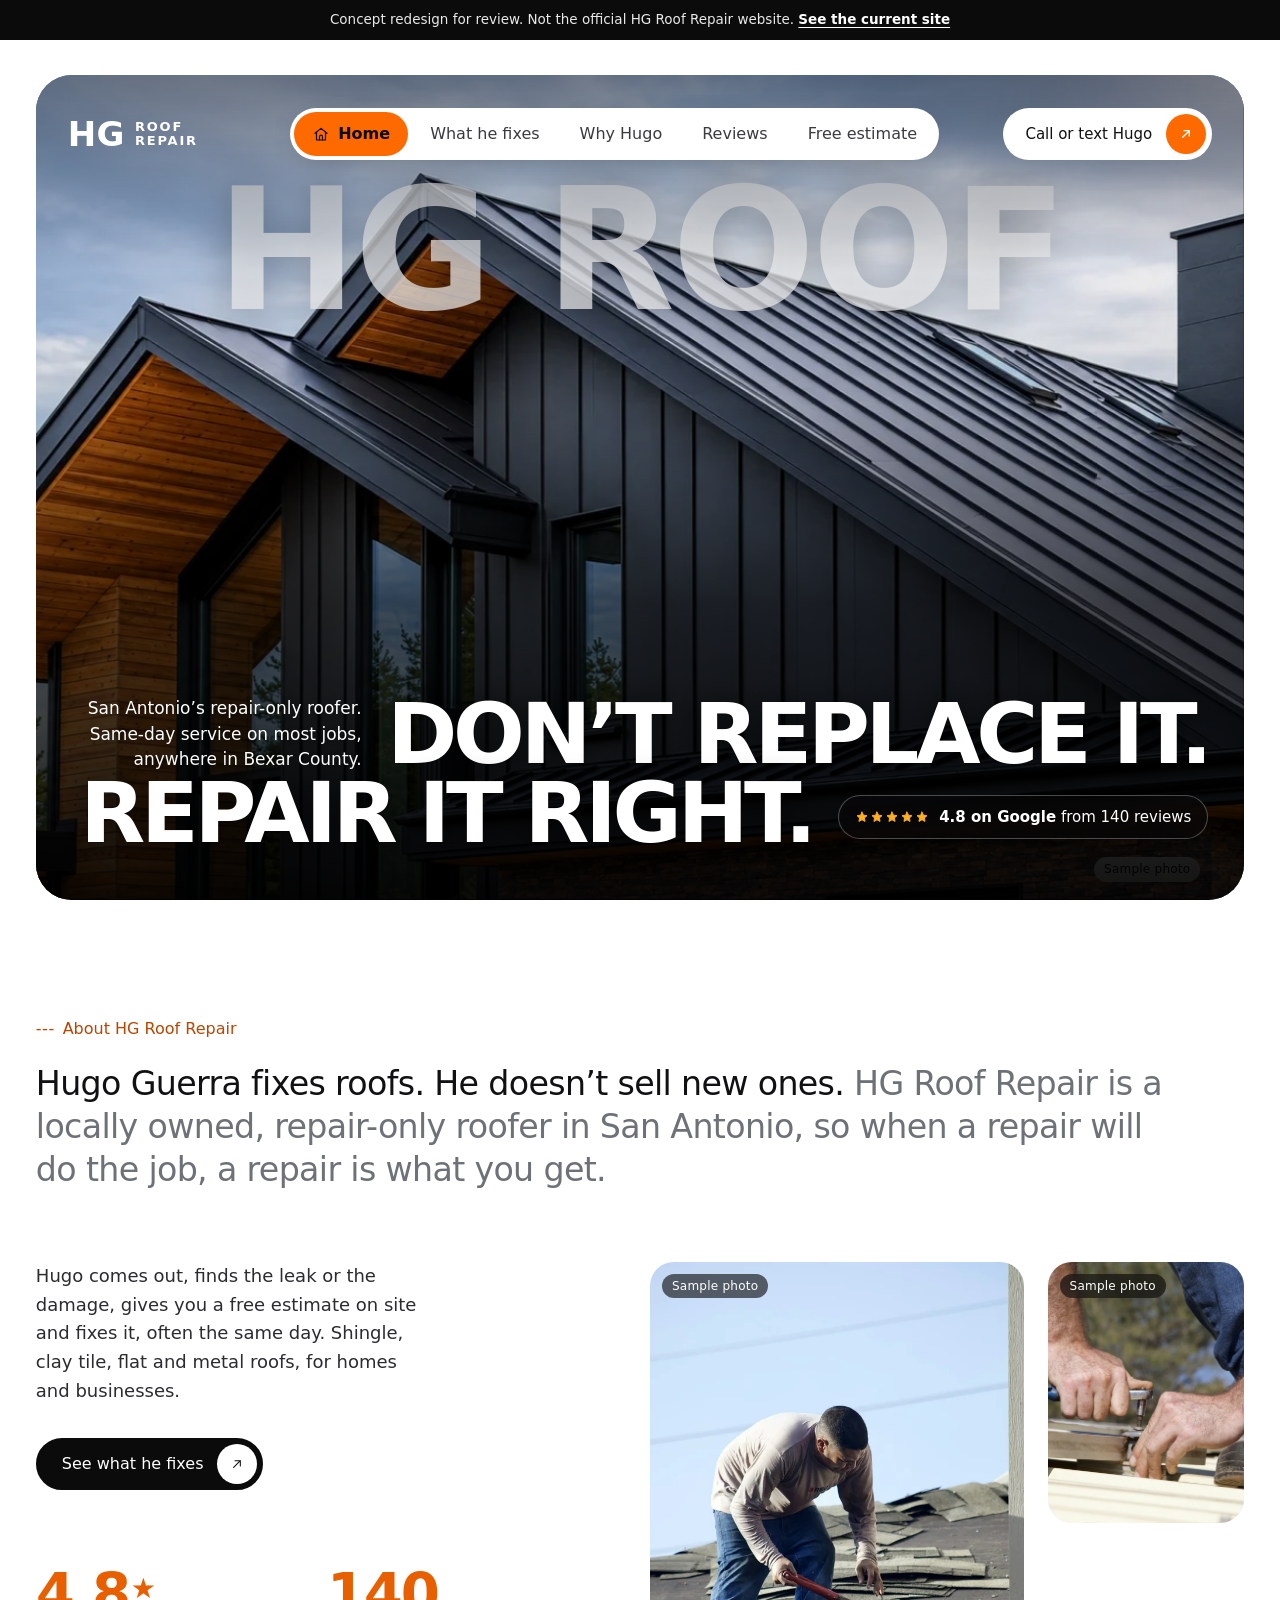
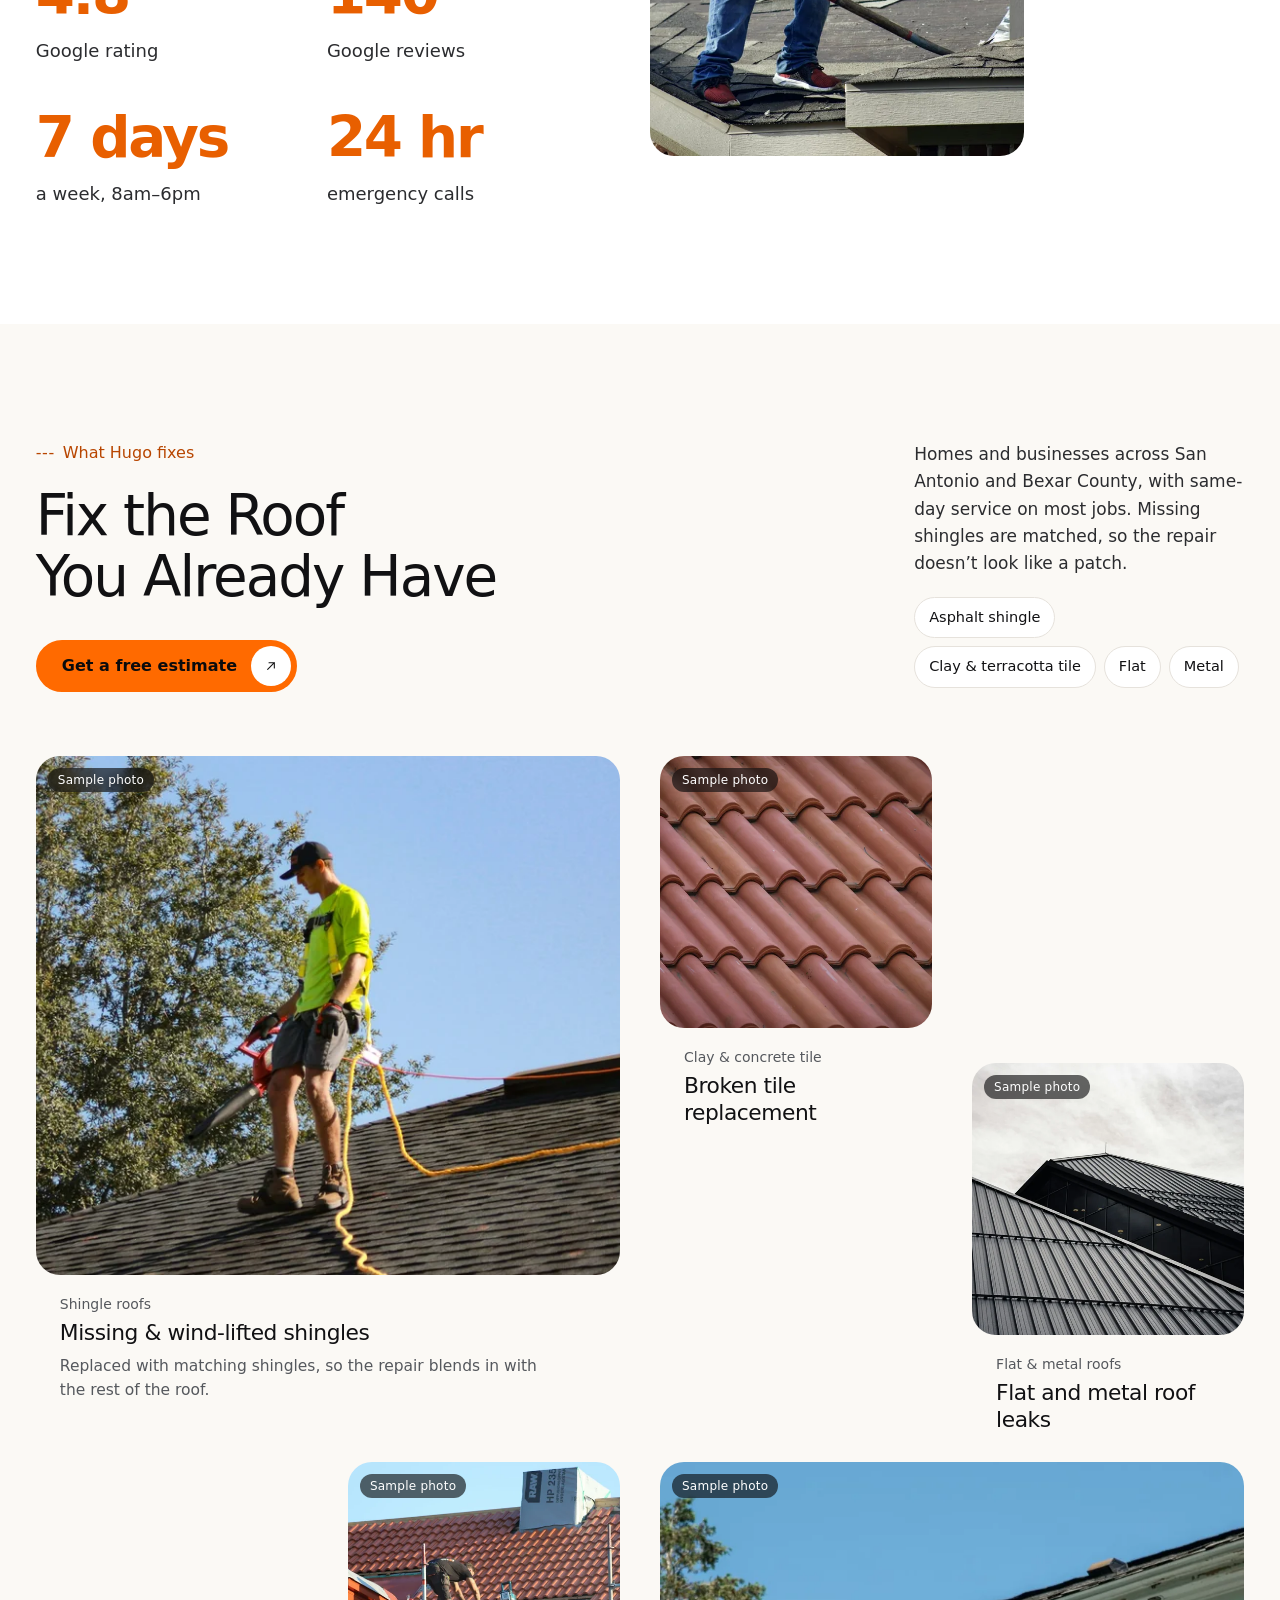
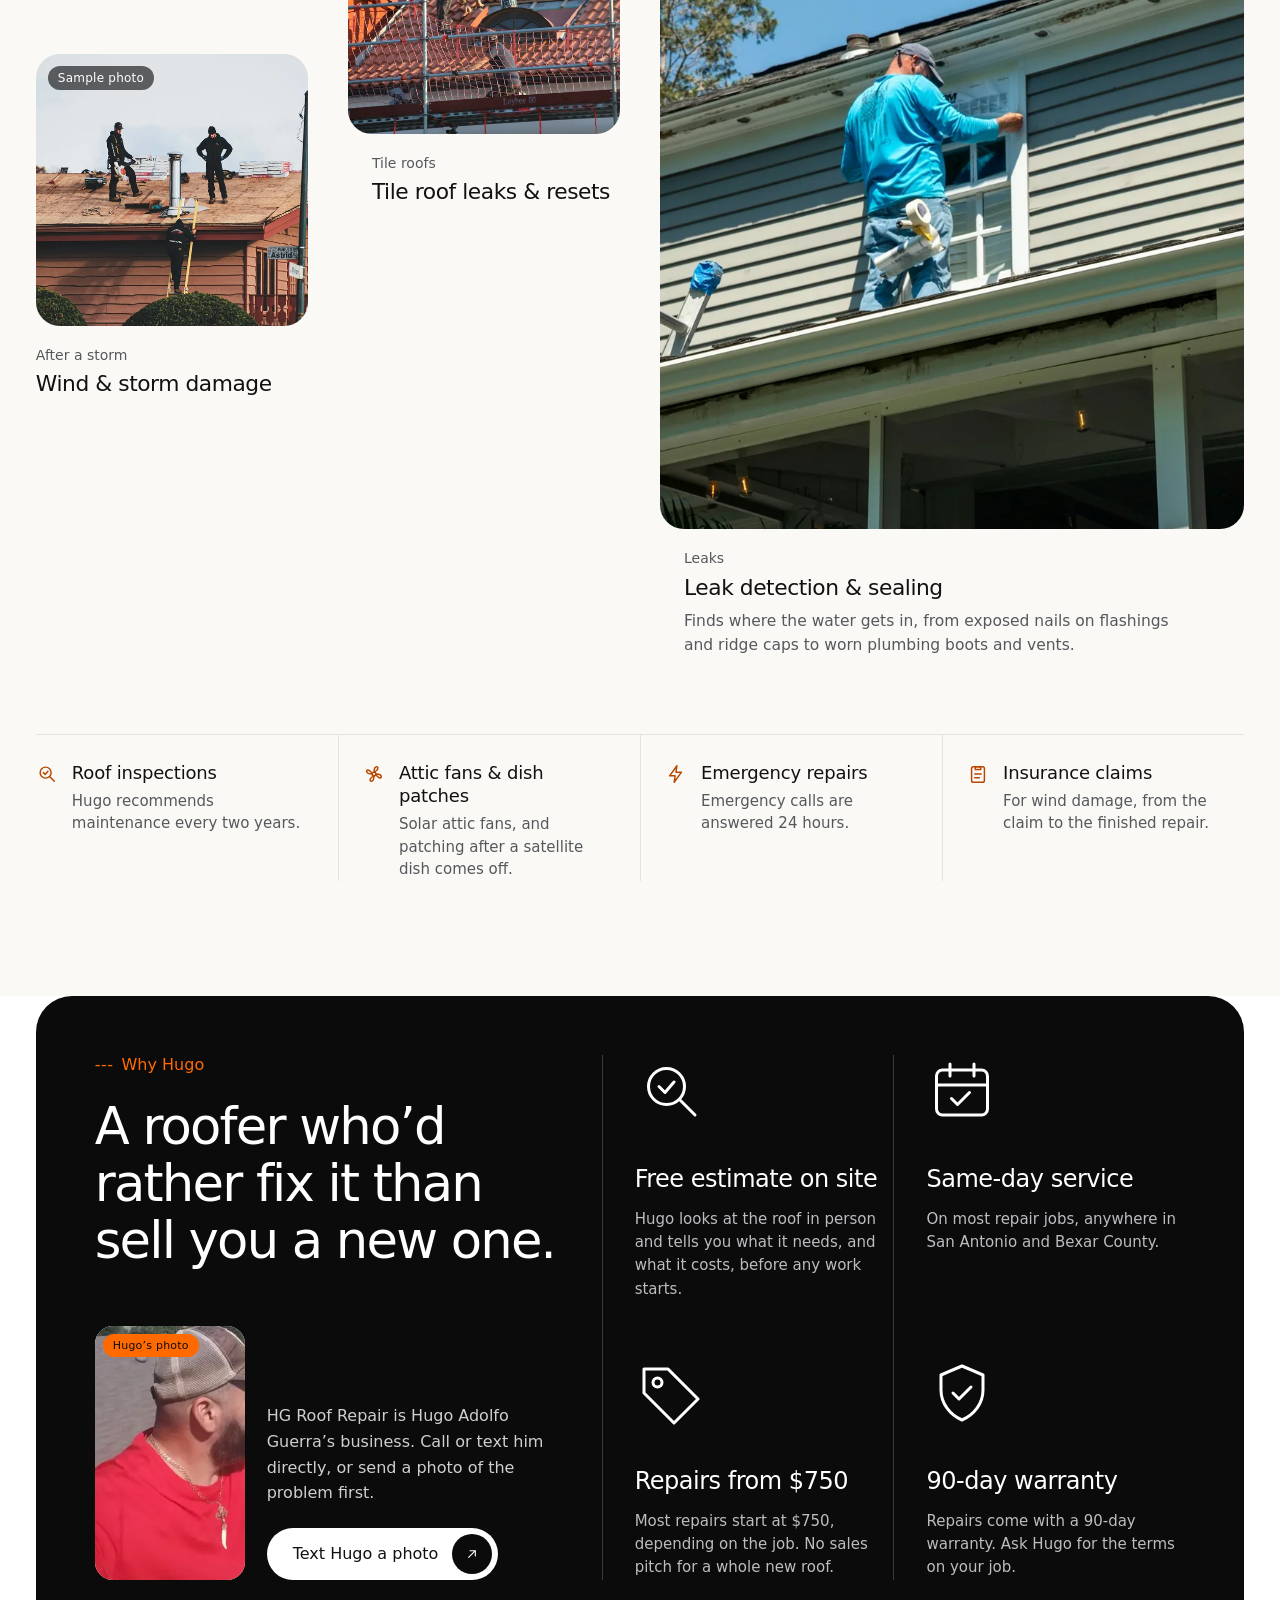
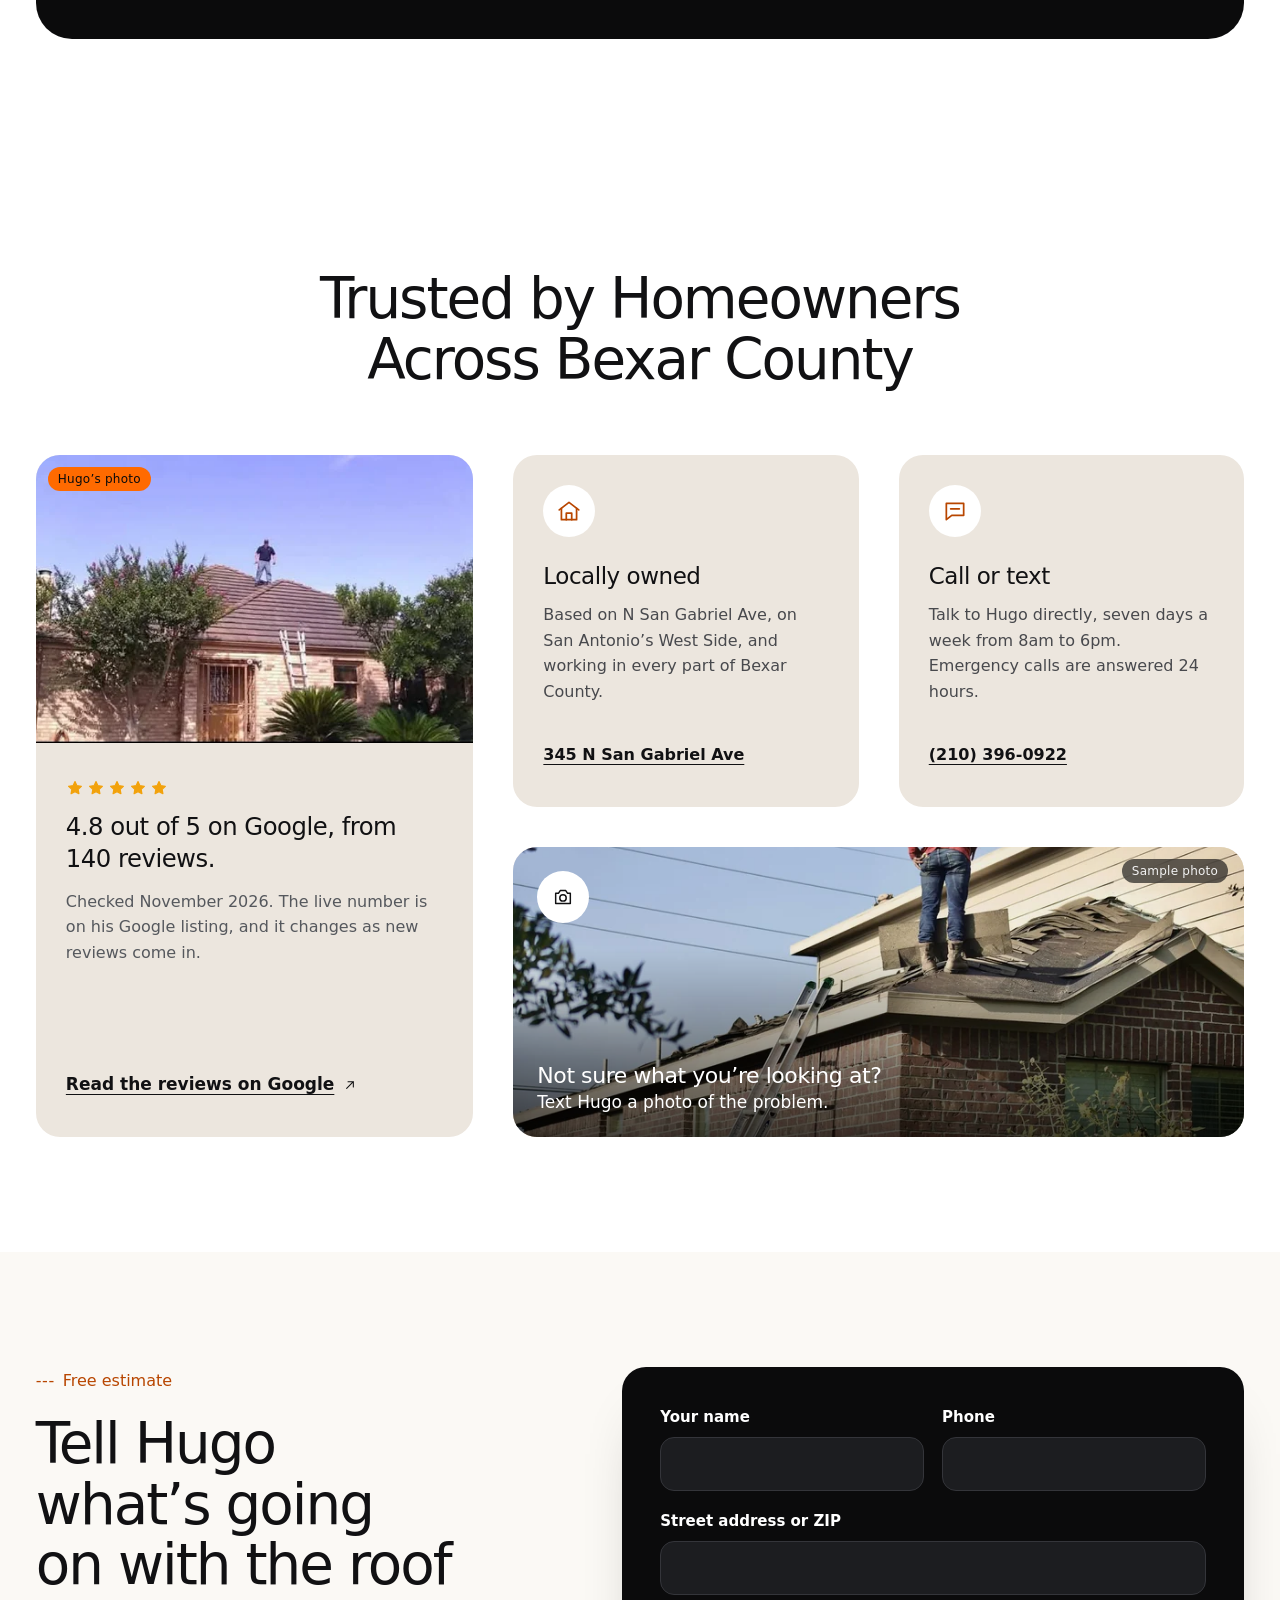
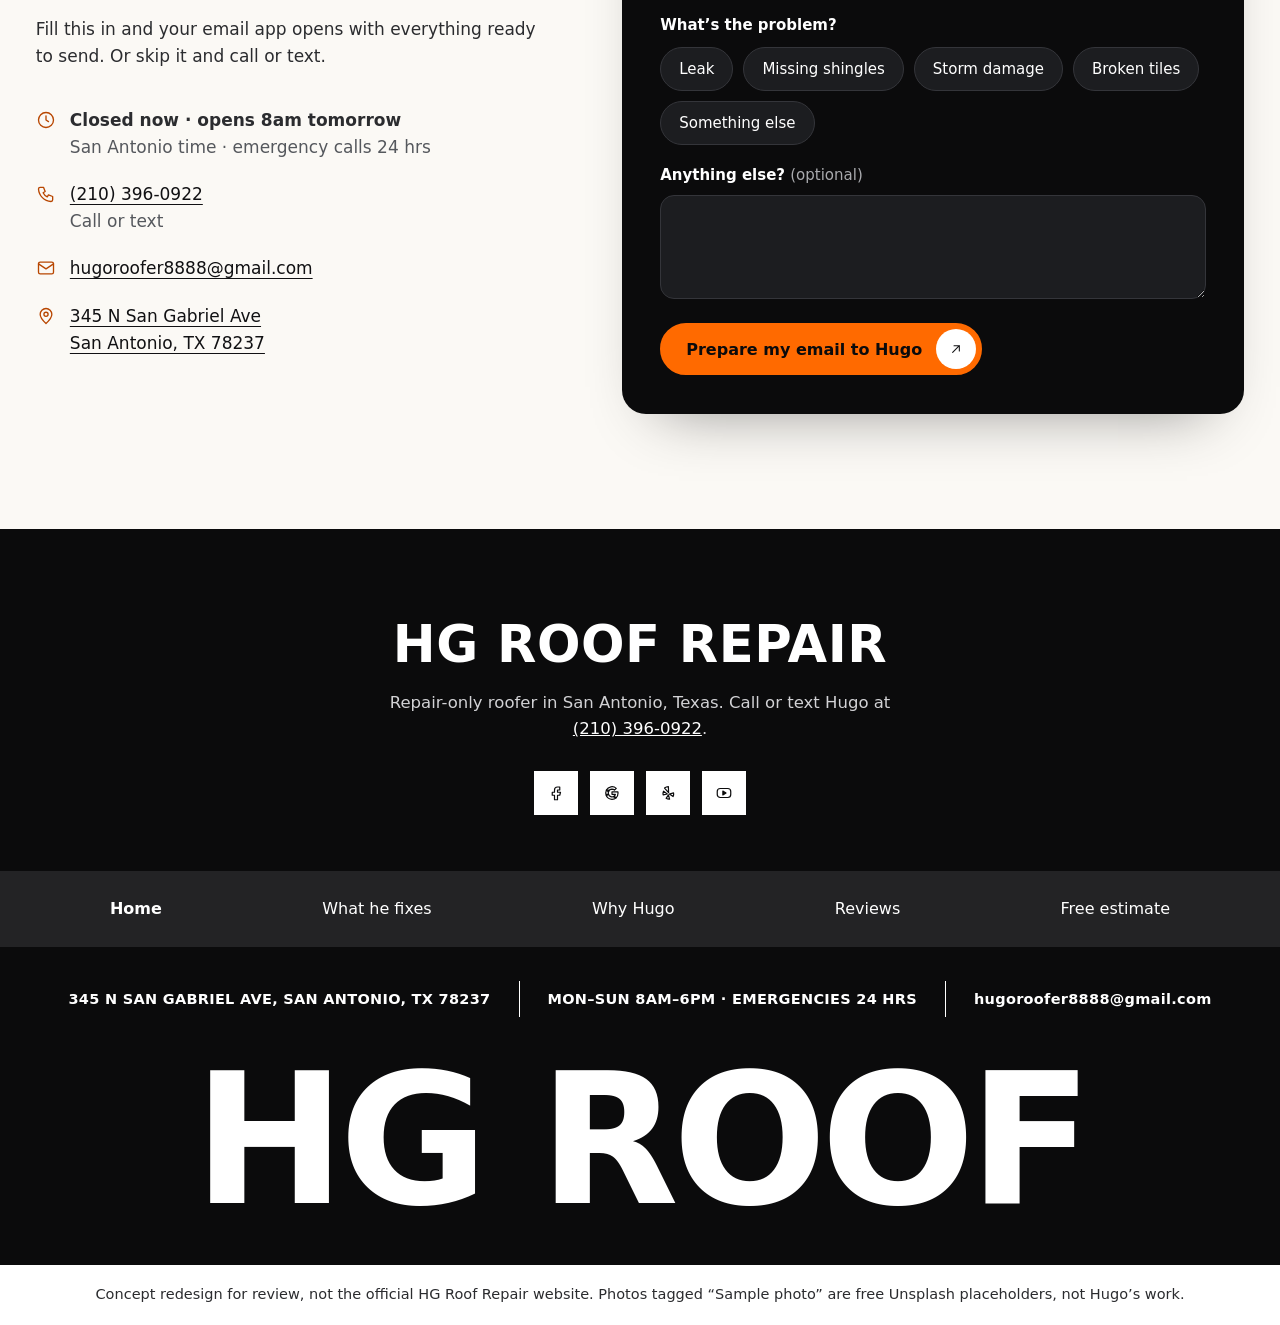
<file: site/index.html>
<!doctype html>
<html lang="en">
<head>
<meta charset="utf-8">
<meta name="viewport" content="width=device-width, initial-scale=1, viewport-fit=cover">
<title>HG Roof Repair · Same Day Roof Repair, San Antonio TX</title>
<meta name="description" content="HG Roof Repair is Hugo Guerra&#x27;s repair-only roofing business in San Antonio. Same-day service on most jobs, free estimates on site, all of Bexar County. Call or text (210) 396-0922.">
<meta name="theme-color" content="#0B0B0C">
<meta name="color-scheme" content="light">
<meta name="robots" content="noindex, nofollow">
<meta http-equiv="Content-Security-Policy" content="default-src 'self'; script-src 'self' 'sha256-i/7ahGfN/kCTnXqBMwVN/rgrWI5Fmejj+0L4t3d8OxM='; style-src 'self' 'unsafe-inline' https://fonts.googleapis.com; font-src https://fonts.gstatic.com; img-src 'self' data:; connect-src 'self'; frame-src 'none'; form-action 'self'; base-uri 'self'; object-src 'none'; upgrade-insecure-requests">
<meta name="referrer" content="strict-origin-when-cross-origin">
<script>document.documentElement.classList.add('js');setTimeout(function(){if(!window.HG)document.documentElement.classList.remove('js')},3000)</script>
<link rel="icon" href="assets/img/favicon.ico?v=1794004039" sizes="any">
<link rel="icon" type="image/png" href="assets/img/favicon.png?v=1794004039">
<link rel="apple-touch-icon" href="assets/img/apple-touch-icon.png?v=1794004039">
<link rel="preconnect" href="https://fonts.googleapis.com">
<link rel="preconnect" href="https://fonts.gstatic.com" crossorigin>
<link href="https://fonts.googleapis.com/css2?family=Archivo:wdth,wght@125,600;125,700&family=Hanken+Grotesk:wght@400;500;600&family=Inter+Tight:wght@500;600&display=swap" rel="stylesheet">
<link rel="preload" as="image" href="assets/img/hero-1400.webp" imagesrcset="assets/img/hero-800.webp 800w, assets/img/hero-1400.webp 1400w, assets/img/hero-1670.webp 1670w" imagesizes="100vw">
<link rel="stylesheet" href="assets/css/site.css?v=1794028277">
<script src="assets/js/site.js?v=1794028141" defer></script>
</head>
<body>
<a class="skip" href="#main">Skip to content</a>
<p class="concept-bar">Concept redesign for review. Not the official HG Roof Repair website. <a href="https://hugoroofer8888.wixsite.com/hgroofrepair">See the current site</a></p>
<header class="site-header" data-header>
  <a class="brand" href="#top" aria-label="HG Roof Repair, back to top"><span class="brand-mark">HG</span><span class="brand-word">Roof Repair</span></a>
  <nav class="nav-pill" aria-label="Main"><a class="is-active" href="#top" aria-current="true" data-spy><svg class="ico " viewBox="0 0 24 24" width="18" height="18" fill="none" stroke="currentColor" stroke-width="1.6" stroke-linecap="round" stroke-linejoin="round" aria-hidden="true"><path d="M4 11l8-6.5 8 6.5"/><path d="M6 9.5V20h12V9.5"/><path d="M10 20v-4.5a2 2 0 0 1 4 0V20"/></svg><span>Home</span></a><a href="#services" data-spy>What he fixes</a><a href="#why" data-spy>Why Hugo</a><a href="#reviews" data-spy>Reviews</a><a href="#estimate" data-spy>Free estimate</a></nav>
  <a class="pill pill-white pill-sm header-cta" href="tel:+12103960922" aria-label="Call or text Hugo at (210) 396-0922"><span>Call or text Hugo</span><span class="pill-ico orange"><svg class="ico " viewBox="0 0 24 24" width="16" height="16" fill="none" stroke="currentColor" stroke-width="2" stroke-linecap="round" stroke-linejoin="round" aria-hidden="true"><path d="M7 17L17 7M9 7h8v8"/></svg></span></a>
  <button class="menu-btn" type="button" aria-label="Open menu" aria-expanded="false" aria-controls="mobile-nav"><svg class="ico " viewBox="0 0 24 24" width="22" height="22" fill="none" stroke="currentColor" stroke-width="2" stroke-linecap="round" stroke-linejoin="round" aria-hidden="true"><path d="M4 7h16M4 12h16M4 17h16"/></svg></button>
</header>
<div class="mobile-nav" id="mobile-nav" role="dialog" aria-modal="true" aria-label="Site menu" hidden>
  <div class="mobile-top"><span class="brand"><span class="brand-mark">HG</span><span class="brand-word">Roof Repair</span></span><button class="close" type="button" aria-label="Close menu"><svg class="ico " viewBox="0 0 24 24" width="22" height="22" fill="none" stroke="currentColor" stroke-width="2" stroke-linecap="round" stroke-linejoin="round" aria-hidden="true"><path d="M6 6l12 12M18 6L6 18"/></svg></button></div>
  <nav aria-label="Mobile"><a href="#top">Home</a><a href="#services">What he fixes</a><a href="#why">Why Hugo</a><a href="#reviews">Reviews</a><a href="#estimate">Free estimate</a></nav>
  <p class="mobile-meta"><a href="tel:+12103960922">Call (210) 396-0922</a> · <a href="sms:+12103960922">Text a photo</a><br>345 N San Gabriel Ave, San Antonio, TX 78237</p>
</div>

<main id="main">

  <!-- 1. HERO: rounded photo card, ghost wordmark, split headline (Dribbble hero) -->
  <section class="hero" id="top" aria-labelledby="hero-h">
    <div class="hero-card">
      <div class="hero-media">
        <img class="hero-img" src="assets/img/hero-1400.webp" srcset="assets/img/hero-800.webp 800w, assets/img/hero-1400.webp 1400w, assets/img/hero-1670.webp 1670w" sizes="100vw" width="1400" height="790" alt="A modern house with a dark standing-seam metal roof, timber soffits and a chimney under a cloudy sky" fetchpriority="high" decoding="async"><span class="ph-tag">Sample photo</span>
      </div>
      <p class="ghost" aria-hidden="true" data-parallax>HG ROOF</p>
      <div class="hero-copy">
        <p class="hero-sub reveal">San Antonio’s repair-only roofer. Same-day service on most jobs, anywhere in Bexar County.</p>
        <h1 id="hero-h" class="hero-h">
          <span class="l1 reveal">Don’t replace it.</span>
          <span class="l2 reveal" style="--d:.08s">Repair it right.</span>
        </h1>
        <a class="hero-proof reveal" style="--d:.16s" href="https://maps.google.com/?cid=14612401134964218356"><span class="hp-stars" aria-hidden="true"><svg class="ico " viewBox="0 0 24 24" width="14" height="14" fill="none" stroke="currentColor" stroke-width="1.6" stroke-linecap="round" stroke-linejoin="round" aria-hidden="true"><path d="M12 3.5l2.6 5.4 5.9.8-4.3 4.1 1 5.8L12 16.8l-5.2 2.8 1-5.8L3.5 9.7l5.9-.8z" fill="currentColor"/></svg><svg class="ico " viewBox="0 0 24 24" width="14" height="14" fill="none" stroke="currentColor" stroke-width="1.6" stroke-linecap="round" stroke-linejoin="round" aria-hidden="true"><path d="M12 3.5l2.6 5.4 5.9.8-4.3 4.1 1 5.8L12 16.8l-5.2 2.8 1-5.8L3.5 9.7l5.9-.8z" fill="currentColor"/></svg><svg class="ico " viewBox="0 0 24 24" width="14" height="14" fill="none" stroke="currentColor" stroke-width="1.6" stroke-linecap="round" stroke-linejoin="round" aria-hidden="true"><path d="M12 3.5l2.6 5.4 5.9.8-4.3 4.1 1 5.8L12 16.8l-5.2 2.8 1-5.8L3.5 9.7l5.9-.8z" fill="currentColor"/></svg><svg class="ico " viewBox="0 0 24 24" width="14" height="14" fill="none" stroke="currentColor" stroke-width="1.6" stroke-linecap="round" stroke-linejoin="round" aria-hidden="true"><path d="M12 3.5l2.6 5.4 5.9.8-4.3 4.1 1 5.8L12 16.8l-5.2 2.8 1-5.8L3.5 9.7l5.9-.8z" fill="currentColor"/></svg><svg class="ico " viewBox="0 0 24 24" width="14" height="14" fill="none" stroke="currentColor" stroke-width="1.6" stroke-linecap="round" stroke-linejoin="round" aria-hidden="true"><path d="M12 3.5l2.6 5.4 5.9.8-4.3 4.1 1 5.8L12 16.8l-5.2 2.8 1-5.8L3.5 9.7l5.9-.8z" fill="currentColor"/></svg></span><span><b>4.8 on Google</b> from 140 reviews</span></a>
      </div>
    </div>
  </section>

  <!-- 2. ABOUT: eyebrow, two-tone statement, copy + stats, photo pair (Dribbble about) -->
  <section class="section about" id="about" aria-labelledby="about-h">
    <div class="wrap">
      <p class="eyebrow reveal">About HG Roof Repair</p>
      <h2 id="about-h" class="statement reveal" style="--d:.06s"><b>Hugo Guerra fixes roofs. He doesn’t sell new ones.</b> <span>HG Roof Repair is a locally owned, repair-only roofer in San Antonio, so when a repair will do the job, a repair is what you get.</span></h2>
      <div class="about-grid">
        <div class="about-left">
          <p class="about-p reveal">Hugo comes out, finds the leak or the damage, gives you a free estimate on site and fixes it, often the same day. Shingle, clay tile, flat and metal roofs, for homes and businesses.</p>
          <a class="pill pill-dark reveal" href="#services"><span>See what he fixes</span><span class="pill-ico white"><svg class="ico " viewBox="0 0 24 24" width="16" height="16" fill="none" stroke="currentColor" stroke-width="1.6" stroke-linecap="round" stroke-linejoin="round" aria-hidden="true"><path d="M7 17L17 7M9 7h8v8"/></svg></span></a>
          <dl class="stats">
            <div class="reveal"><dt>4.8<small>★</small></dt><dd>Google rating</dd></div>
            <div class="reveal" style="--d:.06s"><dt>140</dt><dd>Google reviews</dd></div>
            <div class="reveal" style="--d:.12s"><dt>7 days</dt><dd>a week, 8am–6pm</dd></div>
            <div class="reveal" style="--d:.18s"><dt>24 hr</dt><dd>emergency calls</dd></div>
          </dl>
        </div>
        <div class="about-photos">
          <figure class="ph ph-a reveal" data-parallax-img><img class="" src="assets/img/about-main-1200.webp" srcset="assets/img/about-main-800.webp 800w, assets/img/about-main-1200.webp 1200w" sizes="(max-width: 900px) 70vw, 30vw" width="1200" height="1270" alt="A roofer replacing shingles on a house roof" loading="lazy" decoding="async"><span class="ph-tag">Sample photo</span></figure>
          <figure class="ph ph-b reveal" style="--d:.1s"><img class="" src="assets/img/svc-flat-800.webp" srcset="assets/img/svc-flat-800.webp 800w" sizes="(max-width: 900px) 40vw, 15vw" width="800" height="1066" alt="Close-up of hands fastening roofing with a tool" loading="lazy" decoding="async"><span class="ph-tag">Sample photo</span></figure>
        </div>
      </div>
    </div>
  </section>

  <!-- 3. WHAT HUGO FIXES: one section (roof types + services merged after critique). Heading + type chips, staggered problem cards, then the smaller jobs as a strip -->
  <section class="section types" id="services" aria-labelledby="svc-h">
    <div class="wrap">
      <div class="types-head">
        <div>
          <p class="eyebrow reveal">What Hugo fixes</p>
          <h2 id="svc-h" class="h-xl reveal" style="--d:.04s">Fix the Roof<br>You Already Have</h2>
          <a class="pill pill-orange reveal" style="--d:.08s" href="#estimate"><span>Get a free estimate</span><span class="pill-ico white"><svg class="ico " viewBox="0 0 24 24" width="16" height="16" fill="none" stroke="currentColor" stroke-width="1.6" stroke-linecap="round" stroke-linejoin="round" aria-hidden="true"><path d="M7 17L17 7M9 7h8v8"/></svg></span></a>
        </div>
        <div class="types-note reveal" style="--d:.1s">
          <p>Homes and businesses across San Antonio and Bexar County, with same-day service on most jobs. Missing shingles are matched, so the repair doesn’t look like a patch.</p>
          <ul class="type-chips" aria-label="Roof types Hugo repairs"><li>Asphalt shingle</li><li>Clay &amp; terracotta tile</li><li>Flat</li><li>Metal</li></ul>
        </div>
      </div>
      <div class="types-grid">
        <article class="tcard t1 reveal"><figure class="ph"><img class="" src="assets/img/type-brick-1400.webp" srcset="assets/img/type-brick-800.webp 800w, assets/img/type-brick-1400.webp 1400w" sizes="(max-width: 900px) 92vw, 46vw" width="1400" height="933" alt="A roofer in a safety harness on a shingle roof beside a tree" loading="lazy" decoding="async"><span class="ph-tag">Sample photo</span></figure><p class="tlabel">Shingle roofs</p><h3>Missing &amp; wind-lifted shingles</h3><p class="tdesc">Replaced with matching shingles, so the repair blends in with the rest of the roof.</p></article>
        <article class="tcard t2 reveal" style="--d:.06s"><figure class="ph"><img class="" src="assets/img/type-tile-close-1400.webp" srcset="assets/img/type-tile-close-800.webp 800w, assets/img/type-tile-close-1400.webp 1400w" sizes="(max-width: 900px) 46vw, 24vw" width="1400" height="933" alt="Close-up of red clay roof tiles" loading="lazy" decoding="async"><span class="ph-tag">Sample photo</span></figure><p class="tlabel">Clay &amp; concrete tile</p><h3>Broken tile replacement</h3></article>
        <article class="tcard t3 reveal" style="--d:.12s"><figure class="ph"><img class="" src="assets/img/type-metal-1400.webp" srcset="assets/img/type-metal-800.webp 800w, assets/img/type-metal-1400.webp 1400w" sizes="(max-width: 900px) 46vw, 24vw" width="1400" height="934" alt="Dark standing-seam metal roof against a grey sky" loading="lazy" decoding="async"><span class="ph-tag">Sample photo</span></figure><p class="tlabel">Flat &amp; metal roofs</p><h3>Flat and metal roof leaks</h3></article>
        <article class="tcard t4 reveal"><figure class="ph"><img class="" src="assets/img/type-storm-1400.webp" srcset="assets/img/type-storm-800.webp 800w, assets/img/type-storm-1400.webp 1400w" sizes="(max-width: 900px) 46vw, 24vw" width="1400" height="933" alt="Two roofers on a storm-damaged roof with exposed decking" loading="lazy" decoding="async"><span class="ph-tag">Sample photo</span></figure><p class="tlabel">After a storm</p><h3>Wind &amp; storm damage</h3></article>
        <article class="tcard t5 reveal" style="--d:.06s"><figure class="ph"><img class="" src="assets/img/type-tile-close-800.webp" srcset="assets/img/type-tile-800.webp 800w, assets/img/type-tile-close-800.webp 800w, assets/img/type-tile-1400.webp 1400w, assets/img/type-tile-close-1400.webp 1400w" sizes="(max-width: 900px) 46vw, 24vw" width="800" height="533" alt="Roofers working on a red tile roof with scaffolding" loading="lazy" decoding="async"><span class="ph-tag">Sample photo</span></figure><p class="tlabel">Tile roofs</p><h3>Tile roof leaks &amp; resets</h3></article>
        <article class="tcard t6 reveal" style="--d:.12s"><figure class="ph"><img class="" src="assets/img/svc-insurance-1000.webp" srcset="assets/img/svc-insurance-800.webp 800w, assets/img/svc-insurance-1000.webp 1000w" sizes="(max-width: 900px) 92vw, 46vw" width="1000" height="1333" alt="A worker on a ladder checking the edge of a house roof" loading="lazy" decoding="async"><span class="ph-tag">Sample photo</span></figure><p class="tlabel">Leaks</p><h3>Leak detection &amp; sealing</h3><p class="tdesc">Finds where the water gets in, from exposed nails on flashings and ridge caps to worn plumbing boots and vents.</p></article>
      </div>
      <ul class="also reveal" aria-label="Also">
        <li><svg class="ico " viewBox="0 0 24 24" width="22" height="22" fill="none" stroke="currentColor" stroke-width="1.6" stroke-linecap="round" stroke-linejoin="round" aria-hidden="true"><circle cx="10.5" cy="10.5" r="6"/><path d="M15 15l5 5"/><path d="M8 10.5l2 2 3-3.5"/></svg><span><b>Roof inspections</b>Hugo recommends maintenance every two years.</span></li>
        <li><svg class="ico " viewBox="0 0 24 24" width="22" height="22" fill="none" stroke="currentColor" stroke-width="1.6" stroke-linecap="round" stroke-linejoin="round" aria-hidden="true"><circle cx="12" cy="12" r="2"/><path d="M12 10c0-4 1-6 3-6s2 4-3 6zM14 12c4 0 6 1 6 3s-4 2-6-3zM12 14c0 4-1 6-3 6s-2-4 3-6zM10 12c-4 0-6-1-6-3s4-2 6 3z"/></svg><span><b>Attic fans &amp; dish patches</b>Solar attic fans, and patching after a satellite dish comes off.</span></li>
        <li><svg class="ico " viewBox="0 0 24 24" width="22" height="22" fill="none" stroke="currentColor" stroke-width="1.6" stroke-linecap="round" stroke-linejoin="round" aria-hidden="true"><path d="M13 3L5 14h6l-1 7 8-11h-6z"/></svg><span><b>Emergency repairs</b>Emergency calls are answered 24 hours.</span></li>
        <li><svg class="ico " viewBox="0 0 24 24" width="22" height="22" fill="none" stroke="currentColor" stroke-width="1.6" stroke-linecap="round" stroke-linejoin="round" aria-hidden="true"><rect x="5" y="4" width="14" height="17" rx="2"/><path d="M9 4h6v3H9z"/><path d="M8.5 12h7M8.5 16h5"/></svg><span><b>Insurance claims</b>For wind damage, from the claim to the finished repair.</span></li>
      </ul>
    </div>
  </section>

  <!-- 5. WHY HUGO: dark rounded band, headline + portrait + CTA, benefits in two ruled columns (Dribbble benefits) -->
  <section class="why-wrap" id="why" aria-labelledby="why-h">
    <div class="why">
      <div class="why-left">
        <p class="eyebrow on-dark reveal">Why Hugo</p>
        <h2 id="why-h" class="why-h reveal" style="--d:.06s">A roofer who’d rather fix it than sell you a new one.</h2>
        <div class="why-foot reveal" style="--d:.1s">
          <figure class="ph why-ph"><img class="" src="assets/img/hugo-roof-720.webp" srcset="assets/img/hugo-roof-720.webp 720w" sizes="160px" width="720" height="470" alt="Hugo Guerra on a roof" loading="lazy" decoding="async"><span class="ph-tag is-real">Hugo’s photo</span></figure>
          <div>
            <p>HG Roof Repair is Hugo Adolfo Guerra’s business. Call or text him directly, or send a photo of the problem first.</p>
            <a class="pill pill-white" href="sms:+12103960922"><span>Text Hugo a photo</span><span class="pill-ico dark"><svg class="ico " viewBox="0 0 24 24" width="16" height="16" fill="none" stroke="currentColor" stroke-width="1.6" stroke-linecap="round" stroke-linejoin="round" aria-hidden="true"><path d="M7 17L17 7M9 7h8v8"/></svg></span></a>
          </div>
        </div>
      </div>
      <div class="why-cols">
        <div class="why-col">
          <div class="benefit reveal"><svg class="ico big" viewBox="0 0 24 24" width="56" height="56" fill="none" stroke="currentColor" stroke-width="1.1" stroke-linecap="round" stroke-linejoin="round" aria-hidden="true"><circle cx="10.5" cy="10.5" r="6"/><path d="M15 15l5 5"/><path d="M8 10.5l2 2 3-3.5"/></svg><h3>Free estimate on site</h3><p>Hugo looks at the roof in person and tells you what it needs, and what it costs, before any work starts.</p></div>
          <div class="benefit reveal" style="--d:.08s"><svg class="ico big" viewBox="0 0 24 24" width="56" height="56" fill="none" stroke="currentColor" stroke-width="1.1" stroke-linecap="round" stroke-linejoin="round" aria-hidden="true"><path d="M3 12V4h8l10 10-8 8z"/><circle cx="7.5" cy="8.5" r="1.5"/></svg><h3>Repairs from $750</h3><p>Most repairs start at $750, depending on the job. No sales pitch for a whole new roof.</p></div>
        </div>
        <div class="why-col">
          <div class="benefit reveal" style="--d:.04s"><svg class="ico big" viewBox="0 0 24 24" width="56" height="56" fill="none" stroke="currentColor" stroke-width="1.1" stroke-linecap="round" stroke-linejoin="round" aria-hidden="true"><rect x="3.5" y="5" width="17" height="15" rx="2"/><path d="M3.5 10h17M8 3v4M16 3v4"/><path d="M8.5 14.5l2 2 4-4"/></svg><h3>Same-day service</h3><p>On most repair jobs, anywhere in San Antonio and Bexar County.</p></div>
          <div class="benefit reveal" style="--d:.12s"><svg class="ico big" viewBox="0 0 24 24" width="56" height="56" fill="none" stroke="currentColor" stroke-width="1.1" stroke-linecap="round" stroke-linejoin="round" aria-hidden="true"><path d="M12 3l7 3v5c0 4.5-3 8.3-7 10-4-1.7-7-5.5-7-10V6z"/><path d="M9 12l2 2 4-4"/></svg><h3>90-day warranty</h3><p>Repairs come with a 90-day warranty. Ask Hugo for the terms on your job.</p></div>
        </div>
      </div>
    </div>
  </section>

  <!-- 6. TRUST: centred heading, tall photo card + two cards + wide photo card (Dribbble testimonials; rating only, no quotes) -->
  <section class="section trust" id="reviews" aria-labelledby="trust-h">
    <div class="wrap">
      <h2 id="trust-h" class="h-xl center reveal">Trusted by Homeowners<br>Across Bexar County</h2>
      <div class="trust-grid">
        <article class="tc tc-tall reveal">
          <figure class="ph"><img class="" src="assets/img/hugo-tile-job-720.webp" srcset="assets/img/hugo-tile-job-720.webp 720w" sizes="(max-width: 900px) 92vw, 36vw" width="720" height="405" alt="Hugo standing on a tile roof he is repairing, with a ladder against the house" loading="lazy" decoding="async"><span class="ph-tag is-real">Hugo’s photo</span></figure>
          <div class="tc-body">
            <p class="stars" aria-label="4.8 out of 5 stars"><svg class="ico " viewBox="0 0 24 24" width="18" height="18" fill="none" stroke="currentColor" stroke-width="1.6" stroke-linecap="round" stroke-linejoin="round" aria-hidden="true"><path d="M12 3.5l2.6 5.4 5.9.8-4.3 4.1 1 5.8L12 16.8l-5.2 2.8 1-5.8L3.5 9.7l5.9-.8z" fill="currentColor"/></svg><svg class="ico " viewBox="0 0 24 24" width="18" height="18" fill="none" stroke="currentColor" stroke-width="1.6" stroke-linecap="round" stroke-linejoin="round" aria-hidden="true"><path d="M12 3.5l2.6 5.4 5.9.8-4.3 4.1 1 5.8L12 16.8l-5.2 2.8 1-5.8L3.5 9.7l5.9-.8z" fill="currentColor"/></svg><svg class="ico " viewBox="0 0 24 24" width="18" height="18" fill="none" stroke="currentColor" stroke-width="1.6" stroke-linecap="round" stroke-linejoin="round" aria-hidden="true"><path d="M12 3.5l2.6 5.4 5.9.8-4.3 4.1 1 5.8L12 16.8l-5.2 2.8 1-5.8L3.5 9.7l5.9-.8z" fill="currentColor"/></svg><svg class="ico " viewBox="0 0 24 24" width="18" height="18" fill="none" stroke="currentColor" stroke-width="1.6" stroke-linecap="round" stroke-linejoin="round" aria-hidden="true"><path d="M12 3.5l2.6 5.4 5.9.8-4.3 4.1 1 5.8L12 16.8l-5.2 2.8 1-5.8L3.5 9.7l5.9-.8z" fill="currentColor"/></svg><svg class="ico " viewBox="0 0 24 24" width="18" height="18" fill="none" stroke="currentColor" stroke-width="1.6" stroke-linecap="round" stroke-linejoin="round" aria-hidden="true"><path d="M12 3.5l2.6 5.4 5.9.8-4.3 4.1 1 5.8L12 16.8l-5.2 2.8 1-5.8L3.5 9.7l5.9-.8z" fill="currentColor"/></svg></p>
            <p class="big-rating">4.8 out of 5 on Google, from 140 reviews.</p>
            <p class="muted">Checked November 2026. The live number is on his Google listing, and it changes as new reviews come in.</p>
            <a class="tc-link" href="https://maps.google.com/?cid=14612401134964218356">Read the reviews on Google <svg class="ico " viewBox="0 0 24 24" width="16" height="16" fill="none" stroke="currentColor" stroke-width="1.6" stroke-linecap="round" stroke-linejoin="round" aria-hidden="true"><path d="M7 17L17 7M9 7h8v8"/></svg></a>
          </div>
        </article>
        <article class="tc reveal" style="--d:.06s">
          <span class="tc-ico"><svg class="ico " viewBox="0 0 24 24" width="26" height="26" fill="none" stroke="currentColor" stroke-width="1.6" stroke-linecap="round" stroke-linejoin="round" aria-hidden="true"><path d="M3 11l9-7 9 7"/><path d="M5 9.5V20h14V9.5"/><path d="M9.5 20v-6h5v6"/></svg></span>
          <h3>Locally owned</h3>
          <p>Based on N San Gabriel Ave, on San Antonio’s West Side, and working in every part of Bexar County.</p>
          <p class="tc-meta"><a href="https://www.google.com/maps/search/?api=1&amp;query=HG+Roof+Repair+345+N+San+Gabriel+Ave+San+Antonio+TX+78237&amp;query_place_id=ChIJo1TTmrxeXIYR9JkOlWmtyco">345 N San Gabriel Ave</a></p>
        </article>
        <article class="tc reveal" style="--d:.12s">
          <span class="tc-ico"><svg class="ico " viewBox="0 0 24 24" width="26" height="26" fill="none" stroke="currentColor" stroke-width="1.6" stroke-linecap="round" stroke-linejoin="round" aria-hidden="true"><path d="M4 5h16v11H9l-5 4z"/><path d="M8 10h8"/></svg></span>
          <h3>Call or text</h3>
          <p>Talk to Hugo directly, seven days a week from 8am to 6pm. Emergency calls are answered 24 hours.</p>
          <p class="tc-meta"><a href="tel:+12103960922">(210) 396-0922</a></p>
        </article>
        <a class="tc tc-wide reveal" href="sms:+12103960922" style="--d:.08s">
          <figure class="ph"><img class="" src="assets/img/cta-house-1400.webp" srcset="assets/img/cta-house-800.webp 800w, assets/img/cta-house-1400.webp 1400w" sizes="(max-width: 900px) 92vw, 56vw" width="1400" height="933" alt="A roofer on the roof of a brick house with a ladder against the wall" loading="lazy" decoding="async"><span class="ph-tag">Sample photo</span></figure>
          <span class="tc-play" aria-hidden="true"><svg class="ico " viewBox="0 0 24 24" width="22" height="22" fill="none" stroke="currentColor" stroke-width="1.6" stroke-linecap="round" stroke-linejoin="round" aria-hidden="true"><path d="M4 8h3l2-3h6l2 3h3v11H4z"/><circle cx="12" cy="13" r="3.5"/></svg></span>
          <span class="tc-cap"><b>Not sure what you’re looking at?</b> Text Hugo a photo of the problem.</span>
        </a>
      </div>
    </div>
  </section>

  <!-- 7. ESTIMATE: mailto enquiry (no backend: never fakes success) -->
  <section class="section estimate" id="estimate" aria-labelledby="est-h">
    <div class="wrap est-grid">
      <div class="est-info">
        <p class="eyebrow reveal">Free estimate</p>
        <h2 id="est-h" class="h-xl reveal" style="--d:.06s">Tell Hugo what’s going on with the roof</h2>
        <p class="lede reveal" style="--d:.1s">Fill this in and your email app opens with everything ready to send. Or skip it and call or text.</p>
        <ul class="est-list reveal" style="--d:.14s">
          <li><svg class="ico " viewBox="0 0 24 24" width="20" height="20" fill="none" stroke="currentColor" stroke-width="1.6" stroke-linecap="round" stroke-linejoin="round" aria-hidden="true"><circle cx="12" cy="12" r="9"/><path d="M12 7v5l3 2"/></svg><span><b data-open-status>Open 7 days, 8am–6pm</b><br><span class="muted">San Antonio time · emergency calls 24 hrs</span></span></li>
          <li><svg class="ico " viewBox="0 0 24 24" width="20" height="20" fill="none" stroke="currentColor" stroke-width="1.6" stroke-linecap="round" stroke-linejoin="round" aria-hidden="true"><path d="M5 4h4l2 5-2.5 1.5a11 11 0 0 0 5 5L15 13l5 2v4a2 2 0 0 1-2 2A16 16 0 0 1 3 6a2 2 0 0 1 2-2"/></svg><span><a href="tel:+12103960922">(210) 396-0922</a><br><span class="muted">Call or text</span></span></li>
          <li><svg class="ico " viewBox="0 0 24 24" width="20" height="20" fill="none" stroke="currentColor" stroke-width="1.6" stroke-linecap="round" stroke-linejoin="round" aria-hidden="true"><rect x="3" y="5" width="18" height="14" rx="2"/><path d="M3 7l9 6 9-6"/></svg><span><a href="mailto:hugoroofer8888@gmail.com">hugoroofer8888@gmail.com</a></span></li>
          <li><svg class="ico " viewBox="0 0 24 24" width="20" height="20" fill="none" stroke="currentColor" stroke-width="1.6" stroke-linecap="round" stroke-linejoin="round" aria-hidden="true"><path d="M12 21s-7-6.2-7-11a7 7 0 0 1 14 0c0 4.8-7 11-7 11z"/><circle cx="12" cy="10" r="2.5"/></svg><span><a href="https://www.google.com/maps/search/?api=1&amp;query=HG+Roof+Repair+345+N+San+Gabriel+Ave+San+Antonio+TX+78237&amp;query_place_id=ChIJo1TTmrxeXIYR9JkOlWmtyco">345 N San Gabriel Ave<br>San Antonio, TX 78237</a></span></li>
        </ul>
      </div>
      <form class="est-form reveal" style="--d:.08s" data-estimate novalidate>
        <div class="field"><label for="f-name">Your name</label><input id="f-name" aria-describedby="f-status" name="name" autocomplete="name" required></div>
        <div class="field"><label for="f-phone">Phone</label><input id="f-phone" aria-describedby="f-status" name="phone" type="tel" autocomplete="tel" inputmode="tel" required></div>
        <div class="field full"><label for="f-addr">Street address or ZIP</label><input id="f-addr" aria-describedby="f-status" name="address" autocomplete="street-address" required></div>
        <fieldset class="field full chips" role="radiogroup" aria-describedby="f-status">
          <legend>What’s the problem?</legend>
          <label><input type="radio" name="issue" value="Roof leak" required><span>Leak</span></label>
          <label><input type="radio" name="issue" value="Missing or lifted shingles"><span>Missing shingles</span></label>
          <label><input type="radio" name="issue" value="Storm or wind damage"><span>Storm damage</span></label>
          <label><input type="radio" name="issue" value="Broken tiles"><span>Broken tiles</span></label>
          <label><input type="radio" name="issue" value="Something else"><span>Something else</span></label>
        </fieldset>
        <div class="field full"><label for="f-msg">Anything else? <span class="muted">(optional)</span></label><textarea id="f-msg" name="message" rows="3"></textarea></div>
        <button class="pill pill-orange submit" type="submit"><span>Prepare my email to Hugo</span><span class="pill-ico white"><svg class="ico " viewBox="0 0 24 24" width="16" height="16" fill="none" stroke="currentColor" stroke-width="1.6" stroke-linecap="round" stroke-linejoin="round" aria-hidden="true"><path d="M7 17L17 7M9 7h8v8"/></svg></span></button>
        <div class="form-status" id="f-status" data-status hidden></div>
      </form>
    </div>
  </section>

</main>

<footer class="site-footer">
  <div class="footer-top">
    <p class="footer-word">HG Roof Repair</p>
    <p class="footer-tag">Repair-only roofer in San Antonio, Texas. Call or text Hugo at <a href="tel:+12103960922">(210) 396-0922</a>.</p>
    <div class="social"><a class="sq" href="https://www.facebook.com/HugoAdolfoGuerraROOFER/" aria-label="HG Roof Repair on Facebook"><svg class="ico " viewBox="0 0 24 24" width="18" height="18" fill="none" stroke="currentColor" stroke-width="1.6" stroke-linecap="round" stroke-linejoin="round" aria-hidden="true"><path d="M14 8h3V4h-3a4 4 0 0 0-4 4v3H7v4h3v6h4v-6h3l1-4h-4V8z"/></svg></a><a class="sq" href="https://maps.google.com/?cid=14612401134964218356" aria-label="HG Roof Repair on Google"><svg class="ico " viewBox="0 0 24 24" width="18" height="18" fill="none" stroke="currentColor" stroke-width="1.6" stroke-linecap="round" stroke-linejoin="round" aria-hidden="true"><path d="M20 12.2c0-.6 0-1.1-.1-1.7H12v3.3h4.5a3.9 3.9 0 0 1-1.7 2.5v2h2.7c1.6-1.4 2.5-3.6 2.5-6.1z"/><path d="M12 20.5c2.3 0 4.2-.8 5.5-2.1l-2.7-2a5 5 0 0 1-7.5-2.7H4.5v2.1A8.5 8.5 0 0 0 12 20.5z"/><path d="M7.3 13.7a5 5 0 0 1 0-3.4V8.2H4.5a8.5 8.5 0 0 0 0 7.6z"/><path d="M12 6.9c1.3 0 2.4.4 3.3 1.3l2.4-2.4A8.5 8.5 0 0 0 4.5 8.2l2.8 2.1A5 5 0 0 1 12 6.9z"/></svg></a><a class="sq" href="https://www.yelp.com/biz/hg-roof-repair-san-antonio-2" aria-label="HG Roof Repair on Yelp"><svg class="ico " viewBox="0 0 24 24" width="18" height="18" fill="none" stroke="currentColor" stroke-width="1.6" stroke-linecap="round" stroke-linejoin="round" aria-hidden="true"><path d="M12.5 3.5l.3 8.1-5.4-6.2c1.4-1.2 3.2-1.9 5.1-1.9z"/><path d="M13.8 13.4l5.6-1.6a7.7 7.7 0 0 1-.6 4.9z"/><path d="M12.6 14.6l1.5 5.6a7.6 7.6 0 0 1-4.6-1.1z"/><path d="M11.1 13.2l-5.6 1.4a7.6 7.6 0 0 1 .5-5z"/></svg></a><a class="sq" href="https://www.youtube.com/@hugoguerra-ey1ls" aria-label="Hugo Guerra on YouTube"><svg class="ico " viewBox="0 0 24 24" width="18" height="18" fill="none" stroke="currentColor" stroke-width="1.6" stroke-linecap="round" stroke-linejoin="round" aria-hidden="true"><rect x="3" y="6" width="18" height="12" rx="4"/><path d="M10.5 9.5v5l4.2-2.5z" fill="currentColor"/></svg></a></div>
  </div>
  <nav class="footer-nav" aria-label="Footer"><a href="#top">Home</a><a href="#services">What he fixes</a><a href="#why">Why Hugo</a><a href="#reviews">Reviews</a><a href="#estimate">Free estimate</a></nav>
  <ul class="footer-facts">
    <li><a href="https://www.google.com/maps/search/?api=1&query=HG+Roof+Repair+345+N+San+Gabriel+Ave+San+Antonio+TX+78237&query_place_id=ChIJo1TTmrxeXIYR9JkOlWmtyco">345 N San Gabriel Ave, San Antonio, TX 78237</a></li>
    <li>Mon–Sun 8am–6pm · emergencies 24 hrs</li>
    <li><a href="mailto:hugoroofer8888@gmail.com">hugoroofer8888@gmail.com</a></li>
  </ul>
  <p class="footer-giant" aria-hidden="true">HG ROOF</p>
  <p class="footer-base">Concept redesign for review, not the official HG Roof Repair website. Photos tagged “Sample photo” are free Unsplash placeholders, not Hugo’s work.</p>
</footer>
<div class="action-bar" aria-label="Quick actions">
  <a class="primary" href="tel:+12103960922"><svg class="ico " viewBox="0 0 24 24" width="18" height="18" fill="none" stroke="currentColor" stroke-width="2" stroke-linecap="round" stroke-linejoin="round" aria-hidden="true"><path d="M5 4h4l2 5-2.5 1.5a11 11 0 0 0 5 5L15 13l5 2v4a2 2 0 0 1-2 2A16 16 0 0 1 3 6a2 2 0 0 1 2-2"/></svg> Call Hugo</a>
  <a href="sms:+12103960922"><svg class="ico " viewBox="0 0 24 24" width="18" height="18" fill="none" stroke="currentColor" stroke-width="2" stroke-linecap="round" stroke-linejoin="round" aria-hidden="true"><path d="M4 5h16v11H9l-5 4z"/><path d="M8 10h8"/></svg> Text</a>
  <a href="#estimate"><svg class="ico " viewBox="0 0 24 24" width="18" height="18" fill="none" stroke="currentColor" stroke-width="2" stroke-linecap="round" stroke-linejoin="round" aria-hidden="true"><rect x="5" y="4" width="14" height="17" rx="2"/><path d="M9 4h6v3H9z"/><path d="M8.5 12h7M8.5 16h5"/></svg> Estimate</a>
</div>
<p id="sr-live" class="sr-only" aria-live="polite"></p>
</body>
</html>
</file>
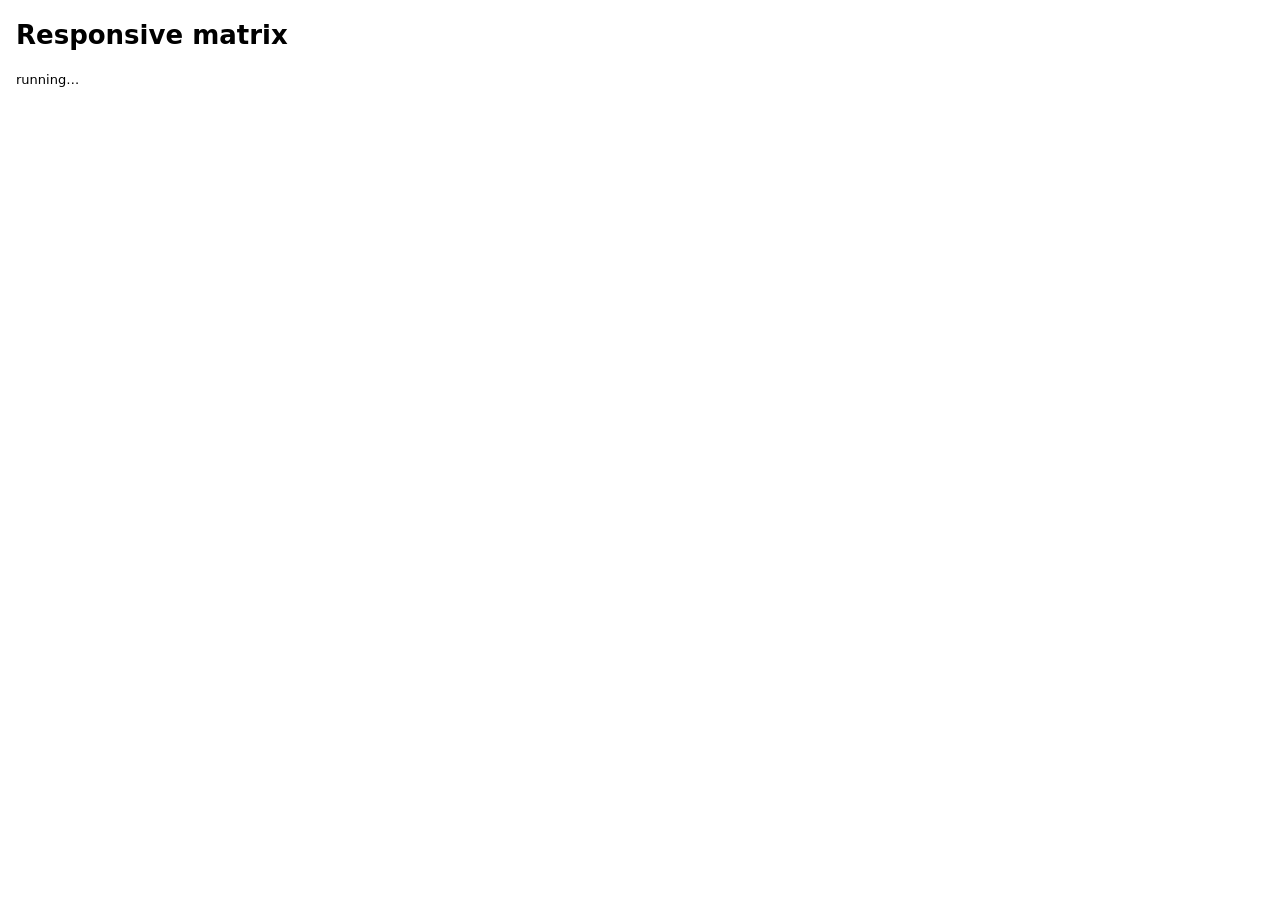
<file: site/tools/matrix.html>
<!doctype html>
<meta charset="utf-8">
<title>Responsive matrix</title>
<style>body{font:13px/1.4 system-ui;margin:16px}table{border-collapse:collapse}td,th{border:1px solid #ccc;padding:4px 8px;vertical-align:top}.ok{background:#e6f6ea}.bad{background:#fde3df}#frames{position:absolute;left:-99999px;top:0}</style>
<h1>Responsive matrix</h1>
<p id="state">running…</p>
<div id="out"></div>
<div id="frames"></div>
<script>
// Loads every page at every size in an iframe (media queries follow the iframe size) and runs tools/qa.js inside it.
const PAGES = new URLSearchParams(location.search).get('pages')?.split(',') || ['index.html'];
const SIZES = [[320,568],[375,667],[390,844],[430,932],[667,375],[844,390],[768,1024],[820,1180],[1024,768],[1180,820],[1280,720],[1366,768],[1440,900],[1920,1080],[2560,1440]];
window.results = [];
(async () => {
  const qa = await (await fetch('qa.js?' + Date.now())).text();
  for (const [w, h] of SIZES) for (const p of PAGES) {
    const f = document.createElement('iframe');
    f.width = w; f.height = h; f.style.border = 0;
    document.getElementById('frames').append(f);
    await new Promise((r) => { f.onload = r; f.src = '../' + p; });
    await new Promise((r) => setTimeout(r, 700));
    let res;
    // the pages' security policy blocks eval inside them, so run qa.js from here against the frame's document
    const fw = f.contentWindow;
    try { res = new Function('document', 'getComputedStyle', 'innerWidth', 'innerHeight', 'return (\n' + qa.trim().replace(/;$/, '') + '\n)')(fw.document, fw.getComputedStyle.bind(fw), fw.innerWidth, fw.innerHeight); } catch (e) { res = { error: String(e) }; }
    res.page = p; res.size = `${w}x${h}`;
    window.results.push(res);
    f.remove();
  }
  const issues = (r) => [r.error, r.hOverflow && `h-overflow ${r.hOverflow}px`, ...(r.offscreen || []).map((x) => 'offscreen ' + x), ...(r.clipped || []).map((x) => 'clipped ' + x), ...(r.headingOverflow || []).map((x) => 'heading ' + x), ...(r.smallTargets || []).map((x) => 'small ' + x), ...(r.distorted || []).map((x) => 'distorted ' + x), ...(r.broken || []).map((x) => 'broken ' + x), r.actionBarCoversContent && 'action bar covers content', r.fonts < 3 && 'fonts missing'].filter(Boolean);
  document.getElementById('out').innerHTML = '<table><tr><th>size</th>' + PAGES.map((p) => `<th>${p}</th>`).join('') + '</tr>' +
    SIZES.map(([w, h]) => `<tr><th>${w}x${h}</th>` + PAGES.map((p) => { const r = results.find((x) => x.page === p && x.size === `${w}x${h}`); const i = issues(r); return `<td class="${i.length ? 'bad' : 'ok'}">${i.length ? i.join('<br>') : '✓'}</td>`; }).join('') + '</tr>').join('') + '</table>';
  window.summary = results.map((r) => ({ k: `${r.size} ${r.page}`, i: issues(r) })).filter((x) => x.i.length);
  document.getElementById('state').textContent = `done: ${results.length} runs, ${summary.length} with issues`;
})();
</script>
</file>
<file: site/assets/css/site.css>
/* HG Roof Repair: homepage concept in the language of the "Roven" roofing landing page shot
   (rounded photo hero with a ghost wordmark, pill nav, orange accent pills with circle arrows,
   two-tone statement, cream editorial grid, staggered service carousel, dark benefits band, giant footer wordmark). */
:root {
  --ink: #111113;
  --text: #2B2C2F;
  --muted: #55585D;
  --soft-text: #6E7177;
  --bg: #FFFFFF;
  --cream: #FBF9F5;
  --card: #ECE6DE;                /* cards on white: visibly darker than the page */
  --tile: #F2F2F2;
  --black: #0B0B0C;
  --black-2: #232325;
  --line: #E6E2DC;
  --orange: #FF6A00;
  --orange-ink: #B84600;          /* small orange text on light and cream backgrounds (5:1) */
  --sky: #265EA7;
  --radius-xl: 36px;
  --radius-l: 24px;
  --radius-m: 18px;
  --gutter: clamp(16px, 2.8vw, 40px);
  --maxw: 1360px;
  --f-wide: "Archivo", "Arial Black", system-ui, sans-serif;
  --f-head: "Inter Tight", "Hanken Grotesk", system-ui, sans-serif;
  --f-body: "Hanken Grotesk", system-ui, -apple-system, "Segoe UI", sans-serif;
  --ease: cubic-bezier(.2, .7, .2, 1);
  color-scheme: light;
}

*, *::before, *::after { box-sizing: border-box; }
html { -webkit-text-size-adjust: 100%; scroll-behavior: smooth; scroll-padding-top: 90px; }
body { margin: 0; background: var(--bg); color: var(--text); font: 400 17px/1.6 var(--f-body); overflow-x: clip; }
img { display: block; max-width: 100%; height: auto; }
a { color: inherit; }
h1, h2, h3, p, figure, dl, dd, ul { margin: 0; }
ul { padding: 0; list-style: none; }
button, input, textarea { font: inherit; color: inherit; }
.sr-only { position: absolute; width: 1px; height: 1px; overflow: hidden; clip: rect(0 0 0 0); white-space: nowrap; }
.skip { position: absolute; left: 12px; top: -60px; z-index: 100; background: var(--black); color: #fff; padding: 12px 16px; border-radius: 12px; }
.skip:focus { top: 12px; }
:focus-visible { outline: 3px solid var(--orange); outline-offset: 3px; }
.wrap { width: min(var(--maxw), 100% - 2 * var(--gutter)); margin-inline: auto; }
.center { text-align: center; }
.muted { color: var(--muted); }
.section { padding-block: clamp(72px, 9vw, 140px); }

/* ---------- concept bar ---------- */
.concept-bar { margin: 0; padding: 10px var(--gutter); background: var(--black); color: #E9E9EA; font-size: 13.5px; line-height: 1.45; text-align: center; }
.concept-bar a { color: #fff; font-weight: 600; text-underline-offset: 3px; }

/* ---------- pills (buttons) ---------- */
.pill { display: inline-flex; align-items: center; gap: 14px; min-height: 48px; padding: 4px 4px 4px 24px; border-radius: 999px; border: 2px solid transparent;
  font: 500 16px/1.2 var(--f-body); text-decoration: none; white-space: nowrap; transition: transform .25s var(--ease), background-color .25s, box-shadow .25s; cursor: pointer; }
.pill-ico { display: grid; place-items: center; flex: none; width: 40px; height: 40px; border-radius: 50%; transition: transform .35s var(--ease); }
.pill-ico.dark { background: var(--black); color: #fff; }
.pill-ico.white { background: #fff; color: var(--ink); }
.pill-ico.orange { background: var(--orange); color: #fff; }
.pill-white { background: #fff; color: var(--ink); }
.pill-dark { background: var(--black); color: #fff; border-color: var(--black); }
/* white label on #FF6A00 is under 3:1, so the orange pill carries ink-black text */
.pill-orange { background: var(--orange); color: var(--black); border-color: var(--orange); font-weight: 600; }
.pill-sm { min-height: 48px; font-size: 15px; padding-left: 20px; }
@media (hover: hover) {
  .pill:hover { transform: translateY(-2px); box-shadow: 0 10px 24px -12px rgba(0, 0, 0, .35); }
  /* every pill arrow points up-right at rest and turns to point right on hover */
  .pill:hover .pill-ico { transform: rotate(45deg); }
}

/* ---------- eyebrows + headings ---------- */
.eyebrow { display: inline-flex; align-items: center; gap: 8px; color: var(--orange-ink); font: 500 16px/1.3 var(--f-body); margin-bottom: 22px; }
.eyebrow::before { content: "---"; letter-spacing: .5px; }
.eyebrow.on-dark { color: var(--orange); }
.h-xl { font: 500 clamp(36px, 4.4vw, 64px)/1.08 var(--f-head); letter-spacing: -.035em; color: var(--ink); text-wrap: balance; }
.lede { font-size: clamp(17px, 1.3vw, 19px); color: var(--text); max-width: 600px; }
.center .lede { margin: 20px auto 0; }

/* ---------- header (lives inside the hero card, sticks as a dark pill once scrolled) ---------- */
.site-header { position: absolute; z-index: 30; top: calc(var(--bar-h, 42px) + var(--gutter) + 32px); left: calc(var(--gutter) + 32px); right: calc(var(--gutter) + 32px);
  display: flex; align-items: center; justify-content: space-between; gap: 20px; color: #fff; }
.brand { display: inline-flex; align-items: baseline; gap: 10px; color: #fff; text-decoration: none; min-height: 44px; align-items: center; }
.brand-mark { font: 700 34px/1 var(--f-wide); font-stretch: 125%; letter-spacing: .01em; }
.brand-word { font: 600 13px/1.1 var(--f-wide); font-stretch: 125%; letter-spacing: .14em; text-transform: uppercase; max-width: 7em; }
.nav-pill { display: flex; align-items: center; gap: 4px; padding: 4px; background: #fff; border-radius: 999px; box-shadow: 0 6px 30px -12px rgba(0, 0, 0, .3); }
.nav-pill a { display: inline-flex; align-items: center; gap: 8px; min-height: 44px; padding: 0 18px; border-radius: 999px; color: #3A3B3E; font-size: 16px; text-decoration: none; transition: background-color .2s, color .2s; }
.nav-pill a.is-active { background: var(--orange); color: var(--black); font-weight: 600; }
@media (hover: hover) { .nav-pill a:not(.is-active):hover { background: var(--tile); color: var(--ink); } }
.menu-btn { display: none; width: 48px; height: 48px; border: 0; border-radius: 50%; background: #fff; color: var(--ink); cursor: pointer; place-items: center; }
.site-header.is-stuck { position: fixed; top: 10px; left: 50%; right: auto; width: min(1180px, calc(100% - 20px)); transform: translateX(-50%);
  padding: 8px 8px 8px 22px; background: rgba(11, 11, 12, .86); backdrop-filter: blur(14px); -webkit-backdrop-filter: blur(14px); border-radius: 999px;
  box-shadow: 0 16px 40px -18px rgba(0, 0, 0, .5); animation: drop .4s var(--ease); }
.site-header.is-stuck .brand-mark { font-size: 26px; }
@keyframes drop { from { transform: translate(-50%, -120%); } to { transform: translate(-50%, 0); } }

/* ---------- 1. hero ---------- */
.hero { padding: var(--gutter) var(--gutter) 0; }
.hero-card { position: relative; overflow: hidden; border-radius: var(--radius-xl); background: #0b2a4f;
  min-height: clamp(600px, calc(100svh - var(--bar-h, 42px) - var(--gutter)), 1040px); display: flex; flex-direction: column; justify-content: flex-end; isolation: isolate; }
.hero-media { position: absolute; inset: 0; z-index: -2; }
.hero-media .hero-img { width: 100%; height: 100%; object-fit: cover; object-position: 62% 38%; animation: settle 1.6s var(--ease) both; }
/* darker floor under the headline so the white type reads on the dark roof and brick */
.hero-card::after { content: ""; position: absolute; inset: 0; z-index: -1; pointer-events: none;
  background: linear-gradient(180deg, rgba(8, 14, 24, .5) 0%, rgba(8, 14, 24, .08) 24%, rgba(0, 0, 0, .12) 40%, rgba(0, 0, 0, .64) 64%, rgba(0, 0, 0, .93) 100%); }
@keyframes settle { from { transform: scale(1.08); } to { transform: none; } }
.ghost { position: absolute; z-index: -1; left: 0; right: 0; top: 13%; text-align: center; font: 600 clamp(48px, 13.2vw, 330px)/.8 var(--f-wide); font-stretch: 125%;
  letter-spacing: -.02em; color: rgba(255, 255, 255, .72); text-shadow: 0 4px 40px rgba(0, 0, 0, .3); white-space: nowrap; pointer-events: none; user-select: none; will-change: transform; }
.hero-copy { display: grid; grid-template-columns: repeat(3, max-content); justify-content: center; align-items: end; column-gap: clamp(18px, 2vw, 30px);
  padding: 0 clamp(20px, 4vw, 64px) clamp(30px, 3.6vw, 58px); color: #fff; }
.hero-h { display: contents; }
.hero-h span { display: block; font: 600 clamp(44px, 6.6vw, 150px)/.94 var(--f-head); letter-spacing: -.05em; text-transform: uppercase; white-space: nowrap;
  text-shadow: 0 2px 28px rgba(0, 0, 0, .5), 0 1px 2px rgba(0, 0, 0, .35); }
.hero-h .l1 { grid-column: 2 / 4; grid-row: 1; justify-self: start; }
.hero-h .l2 { grid-column: 1 / 3; grid-row: 2; justify-self: end; }
.hero-proof { grid-column: 3; grid-row: 2; justify-self: start; align-self: center; margin-top: .4em; display: inline-flex; align-items: center; gap: 10px; min-height: 44px; padding: 8px 16px;
  border-radius: 999px; background: rgba(11, 11, 12, .45); border: 1px solid rgba(255, 255, 255, .28); backdrop-filter: blur(10px); -webkit-backdrop-filter: blur(10px);
  color: #fff; font-size: 15px; text-decoration: none; white-space: nowrap; transition: background-color .2s; }
.hero-proof b { font-weight: 600; }
.hp-stars { display: inline-flex; gap: 1px; color: #FFB020; }
.hp-stars svg { fill: currentColor; }
@media (hover: hover) { .hero-proof:hover { background: rgba(11, 11, 12, .65); } }
.hero-sub { grid-column: 1; grid-row: 1; justify-self: end; align-self: center; max-width: 290px; text-align: right; font-size: 17px; font-weight: 500; line-height: 1.5; color: #fff; text-shadow: 0 1px 14px rgba(0, 0, 0, .7); }

/* ---------- 2. about ---------- */
.statement { max-width: 1140px; font: 500 clamp(26px, 2.6vw, 38px)/1.3 var(--f-head); letter-spacing: -.02em; color: var(--soft-text); }
.statement b { font-weight: 500; color: var(--ink); }
.about-grid { display: grid; grid-template-columns: minmax(0, 1fr) minmax(0, 1.08fr); gap: clamp(32px, 5vw, 80px); margin-top: clamp(48px, 5.5vw, 80px); }
.about-p { max-width: 400px; font-size: 18px; color: var(--text); margin-bottom: 32px; }
.stats { display: grid; grid-template-columns: repeat(2, minmax(0, 1fr)); gap: 44px 32px; margin-top: clamp(48px, 6vw, 86px); max-width: 560px; }
.stats dt { font: 600 clamp(44px, 4.4vw, 62px)/1 var(--f-head); letter-spacing: -.04em; color: #E85F00; }  /* 3.5:1 large text on white; brand #FF6A00 is 2.9 */
.stats dt small { font-size: .5em; vertical-align: .55em; margin-left: 2px; }
.stats dd { margin-top: 14px; font-size: 18px; color: var(--text); }
.about-photos { display: grid; grid-template-columns: minmax(0, 1.9fr) minmax(0, 1fr); gap: 24px; align-items: start; }
.ph { position: relative; overflow: hidden; border-radius: var(--radius-l); background: var(--tile); }
.ph img { width: 100%; height: 100%; object-fit: cover; }
.ph-a { aspect-ratio: 370 / 490; }
.ph-b { aspect-ratio: 193 / 256; }
.ph-b img { object-position: 30% 50%; }
.ph-tag { position: absolute; left: 12px; top: 12px; padding: 5px 10px; border-radius: 999px; background: rgba(11, 11, 12, .62); color: #fff; font: 500 12px/1.2 var(--f-body);
  letter-spacing: .02em; backdrop-filter: blur(6px); -webkit-backdrop-filter: blur(6px); pointer-events: none; }
.ph-tag.is-real { background: var(--orange); color: var(--black); }
.hero-media .ph-tag { left: auto; right: calc(var(--gutter) + 8px); top: auto; bottom: 18px; background: rgba(255, 255, 255, .88); color: var(--ink); }

/* ---------- 3. roof types (cream editorial grid) ---------- */
.types { background: var(--cream); }
.types-head { display: flex; justify-content: space-between; align-items: flex-end; gap: 40px; margin-bottom: clamp(48px, 5vw, 64px); }
.types-head .h-xl { margin-bottom: 32px; }
.types-note { max-width: 330px; margin-bottom: 4px; }
.types-note .eyebrow { margin-bottom: 12px; }
.types-note p:not(.eyebrow) { font-size: 17px; }
.types-grid { display: grid; grid-template-columns: 2fr 1fr 1fr; gap: 28px 40px; align-items: start; }
.tcard .ph { margin-bottom: 18px; }
.tcard .tlabel { padding-left: 24px; font-size: 14px; color: var(--muted); }
.tcard h3 { padding-left: 24px; margin-top: 4px; font: 500 clamp(20px, 1.7vw, 25px)/1.25 var(--f-head); letter-spacing: -.02em; color: var(--ink); }
.t1 .ph { aspect-ratio: 630 / 560; }
.t2 .ph, .t3 .ph, .t5 .ph { aspect-ratio: 1; }
.t3 { margin-top: clamp(120px, 24vw, 346px); }
.t2 { grid-column: 2; }
.t4 { grid-column: 1; display: grid; grid-template-columns: minmax(0, 1fr) minmax(0, 1fr); column-gap: 40px; margin-top: -8%; }
.t4 .ph { grid-column: 1; aspect-ratio: 325 / 300; margin-top: 30%; }
.t4 .tlabel, .t4 h3 { grid-column: 1; padding-left: 0; }
.t5 { grid-column: 2; margin-top: -8%; }
.t6 { grid-column: 2 / 4; grid-row: span 1; margin-top: -8%; }
.t6 { grid-column: 3; }
@media (min-width: 901px) {
  .types-grid { grid-template-columns: repeat(4, minmax(0, 1fr)); }
  .t1 { grid-column: 1 / 3; }
  .t2 { grid-column: 3; }
  .t3 { grid-column: 4; }
  .t4 { grid-column: 1; display: block; margin-top: clamp(60px, 15vw, 300px); }
  .t4 .ph { margin-top: 0; aspect-ratio: 1; }
  .t4 .tlabel, .t4 h3 { padding-left: 0; }
  .t5 { grid-column: 2; margin-top: 0; }
  .t6 { grid-column: 3 / 5; margin-top: 0; }
  .t6 .ph { aspect-ratio: 630 / 720; }
  .t5 { margin-top: clamp(0px, 0vw, 0px); }
}
.tcard { min-width: 0; }
@media (hover: hover) { .tcard .ph img, .scard .ph img { transition: transform .8s var(--ease); } .tcard:hover .ph img, .scard:hover .ph img { transform: scale(1.04); } }

/* ---------- 3b. merged section extras ---------- */
.type-chips { list-style: none; display: flex; flex-wrap: wrap; gap: 8px; margin-top: 20px; }
.type-chips li { padding: 8px 14px; border-radius: 999px; background: #fff; border: 1px solid var(--line); font-size: 14.5px; font-weight: 500; color: var(--ink); }
.tcard .tdesc { padding-left: 24px; margin-top: 8px; max-width: 34em; font-size: 15.5px; line-height: 1.55; color: var(--muted); }
.also { list-style: none; display: grid; grid-template-columns: repeat(4, minmax(0, 1fr)); gap: 0; margin-top: clamp(56px, 6vw, 88px); border-top: 1px solid var(--line); }
.also li { display: flex; gap: 14px; align-items: flex-start; padding: 26px 24px 0 0; }
.also li + li { padding-left: 24px; border-left: 1px solid var(--line); }
.also .ico { flex: none; color: var(--orange-ink); margin-top: 2px; }
.also b { display: block; font: 500 18px/1.3 var(--f-head); letter-spacing: -.01em; color: var(--ink); margin-bottom: 6px; }
.also span { font-size: 15px; line-height: 1.5; color: var(--muted); }
@media (max-width: 1060px) { .also { grid-template-columns: repeat(2, minmax(0, 1fr)); } .also li:nth-child(3) { padding-left: 0; border-left: 0; } .also li:nth-child(n+3) { padding-top: 22px; } }
@media (max-width: 560px) { .also { grid-template-columns: minmax(0, 1fr); } .also li, .also li + li { padding: 20px 0 0; border-left: 0; } .tcard .tdesc { padding-left: 4px; } }

/* ---------- 5. why hugo (dark band) ---------- */
.why-wrap { padding: 0 var(--gutter) clamp(72px, 9vw, 140px); }
.why { display: grid; grid-template-columns: minmax(0, 1fr) minmax(0, 1.25fr); gap: 40px; width: min(var(--maxw), 100%); margin: 0 auto; padding: clamp(36px, 4.6vw, 64px);
  background: var(--black); color: #fff; border-radius: var(--radius-xl); }
.why-left { display: flex; flex-direction: column; }
.why-h { font: 500 clamp(36px, 4vw, 58px)/1.12 var(--f-head); letter-spacing: -.035em; max-width: 12em; }
.why-foot { display: flex; align-items: flex-end; gap: 22px; margin-top: auto; padding-top: 56px; }
.why-foot p { color: #CFCFD2; font-size: 16px; margin-bottom: 22px; max-width: 320px; }
.why-ph { flex: none; width: 150px; aspect-ratio: 150 / 254; border-radius: var(--radius-m); }
.why-ph img { object-position: 28% 50%; }
.why-ph .ph-tag { left: 8px; top: 8px; font-size: 11px; }
.why-cols { display: grid; grid-template-columns: repeat(2, minmax(0, 1fr)); grid-template-rows: auto auto; }
.why-col { display: grid; grid-row: span 2; grid-template-rows: subgrid; row-gap: 56px; padding-left: 32px; border-left: 1px solid #3A3A3D; }
.why-col + .why-col { margin-left: 0; }
.why-col:first-child .benefit:last-child { margin-bottom: 0; }
.why-col:last-child { padding-top: 0; }
.benefit .ico.big { color: #fff; width: 72px; height: 72px; margin-bottom: 30px; stroke-width: 1; }
.benefit h3 { font: 500 24px/1.2 var(--f-head); letter-spacing: -.02em; }
.benefit p { margin-top: 14px; color: #BDBDC1; font-size: 15px; line-height: 1.55; max-width: 290px; }
.why-col:first-child .benefit:first-child { margin-top: 0; }
.why-col:first-child .benefit:last-child { margin-top: 0; }

/* ---------- 6. trust (rating only, no review quotes) ---------- */
.trust-grid { display: grid; grid-template-columns: minmax(0, .76fr) minmax(0, .6fr) minmax(0, .6fr); grid-template-rows: auto auto; gap: 40px; margin-top: clamp(48px, 5vw, 72px); }
.tc { position: relative; border-radius: var(--radius-l); background: var(--card); padding: 30px; display: flex; flex-direction: column; text-decoration: none; color: inherit; overflow: hidden; }
.tc h3 { font: 500 23px/1.2 var(--f-head); letter-spacing: -.02em; color: var(--ink); }
.tc p { font-size: 16px; }
.tc > p:not(.tc-meta) { margin-top: 12px; color: #48494D; }
.tc-ico { display: grid; place-items: center; width: 52px; height: 52px; border-radius: 50%; background: #fff; color: var(--orange-ink); margin-bottom: 26px; }
.tc-meta { margin-top: auto; padding-top: 28px; font-weight: 600; color: var(--ink); }
.tc-meta a { display: inline-flex; align-items: center; min-height: 44px; text-underline-offset: 4px; }
.tc-tall { grid-row: span 2; padding: 0; }
.tc-tall .ph { border-radius: 0; aspect-ratio: 500 / 330; }
.tc-body { padding: 36px 30px 30px; display: flex; flex-direction: column; gap: 14px; flex: 1; }
.stars { display: flex; gap: 3px; color: #F2A20C; }
.big-rating { font: 500 clamp(22px, 1.9vw, 27px)/1.3 var(--f-head) !important; letter-spacing: -.02em; color: var(--ink); max-width: 18em; }
.tc-link { display: inline-flex; align-items: center; gap: 8px; min-height: 44px; margin-top: auto; font-weight: 600; color: var(--ink); text-underline-offset: 4px; }
.tc-wide { grid-column: 2 / 4; padding: 0; min-height: 290px; color: #fff; }
.tc-wide .ph { position: absolute; inset: 0; border-radius: 0; }
.tc-wide .ph::after { content: ""; position: absolute; inset: 0; background: linear-gradient(180deg, rgba(0, 0, 0, .05) 35%, rgba(0, 0, 0, .72)); }
.tc-play { position: absolute; z-index: 2; left: 24px; top: 24px; display: grid; place-items: center; width: 52px; height: 52px; border-radius: 50%; background: #fff; color: var(--ink); transition: transform .3s var(--ease); }
.tc-wide .ph-tag { left: auto; right: 16px; }
.tc-cap { position: absolute; z-index: 2; left: 24px; right: 24px; bottom: 22px; font-size: 17px; line-height: 1.45; }
.tc-cap b { display: block; font: 500 22px/1.25 var(--f-head); letter-spacing: -.02em; }
@media (hover: hover) { .tc-wide:hover .tc-play { transform: scale(1.08); } }

/* ---------- 7. estimate ---------- */
.estimate { background: var(--cream); }
.est-grid { display: grid; grid-template-columns: minmax(0, .9fr) minmax(0, 1.1fr); gap: clamp(40px, 6vw, 96px); align-items: start; }
.est-info .lede { margin-top: 20px; }
.est-list { margin-top: 36px; display: grid; gap: 20px; }
.est-list li { display: flex; gap: 14px; align-items: flex-start; font-size: 17px; }
.est-list .ico { flex: none; margin-top: 3px; color: var(--orange-ink); }
.est-list a { color: var(--ink); text-underline-offset: 4px; overflow-wrap: anywhere; }
.est-form { display: grid; grid-template-columns: repeat(2, minmax(0, 1fr)); gap: 18px; padding: clamp(24px, 3vw, 40px); background: var(--black); color: #fff; border-radius: var(--radius-l); box-shadow: 0 30px 60px -36px rgba(0, 0, 0, .45); }
.est-form .muted { color: #A9AAAE; font-weight: 400; }
.field { display: grid; gap: 8px; min-width: 0; }
.field.full { grid-column: 1 / -1; }
.field label, .field legend { font-weight: 600; font-size: 15px; color: #fff; }
.field input, .field textarea { width: 100%; min-height: 52px; padding: 13px 16px; border: 1.5px solid #34353A; border-radius: 14px; background: #1C1D20; color: #fff; font-size: 16px; transition: border-color .2s, background-color .2s; }
.field textarea { resize: vertical; min-height: 96px; }
.field input:focus, .field textarea:focus { outline: none; border-color: var(--orange); background: #232428; }
.field [aria-invalid="true"] { border-color: #FF7A6B; background: #2A1715; }
.chips { border: 0; padding: 0; margin: 0; display: flex; flex-wrap: wrap; gap: 10px; }
.chips legend { margin-bottom: 10px; padding: 0; }
.chips label { position: relative; }
.chips input { position: absolute; opacity: 0; inset: 0; margin: 0; cursor: pointer; }
.chips span { display: inline-flex; align-items: center; min-height: 44px; padding: 0 18px; border-radius: 999px; background: #1C1D20; border: 1.5px solid #34353A; color: #fff; font-size: 15px; font-weight: 500; transition: background-color .2s, color .2s, border-color .2s; }
@media (hover: hover) { .chips label:hover input:not(:checked) + span { border-color: #6A6B70; } }
.chips input:checked + span { background: var(--orange); border-color: var(--orange); color: var(--black); font-weight: 600; }
.chips input:focus-visible + span { outline: 3px solid var(--orange); outline-offset: 2px; }
.chips.is-invalid span { border-color: #FF7A6B; }
.submit { grid-column: 1 / -1; justify-self: start; margin-top: 6px; }
.form-status { grid-column: 1 / -1; padding: 18px; border-radius: 14px; background: #1C1D20; color: #fff; font-size: 15.5px; }
.form-status.is-error { background: #2A1715; color: #FFC2BA; }
.form-status pre { white-space: pre-wrap; overflow-wrap: anywhere; margin: 12px 0; padding: 14px; border-radius: 10px; background: var(--black); color: #E9E9EA; font: 14px/1.5 ui-monospace, Consolas, monospace; max-height: 220px; overflow: auto; }
.form-status .row { display: flex; flex-wrap: wrap; gap: 10px; margin-top: 10px; }
.form-status .row a, .form-status .row button { display: inline-flex; align-items: center; gap: 8px; min-height: 44px; padding: 0 16px; border-radius: 999px; border: 1.5px solid var(--ink); background: #fff; color: var(--ink); font-weight: 600; font-size: 15px; text-decoration: none; cursor: pointer; }
.form-status .row a.primary { background: var(--orange); border-color: var(--orange); color: var(--black); }

/* ---------- footer ---------- */
.site-footer { background: var(--black); color: #fff; text-align: center; }
.footer-top { padding: clamp(64px, 7vw, 100px) var(--gutter) 56px; }
.footer-word { font: 700 clamp(30px, 4vw, 52px)/1 var(--f-wide); font-stretch: 125%; letter-spacing: .01em; text-transform: uppercase; }
.footer-tag { max-width: 560px; margin: 20px auto 0; color: #D2D2D5; font-size: 16.5px; }
.footer-tag a { color: #fff; white-space: nowrap; }
.social { display: flex; justify-content: center; gap: 12px; margin-top: 28px; }
.sq { display: grid; place-items: center; width: 44px; height: 44px; background: #fff; color: var(--black); text-decoration: none; transition: background-color .2s; }
@media (hover: hover) { .sq:hover { background: var(--orange); } }
.footer-nav { display: flex; justify-content: space-around; flex-wrap: wrap; gap: 4px 12px; padding: 14px var(--gutter); background: var(--black-2); }
.footer-nav a { display: inline-flex; align-items: center; min-height: 48px; padding: 0 10px; color: #fff; text-decoration: none; font-weight: 500; font-size: 16px; }
.footer-nav a:first-child { font-weight: 700; }
@media (hover: hover) { .footer-nav a:hover { color: var(--orange); } }
.footer-facts { display: flex; justify-content: center; flex-wrap: wrap; padding: 34px var(--gutter) 0; }
.footer-facts li { padding: 8px 28px; font: 700 14.5px/1.4 var(--f-body); letter-spacing: .02em; text-transform: uppercase; }
.footer-facts li + li { border-left: 1px solid #fff; }
.footer-facts a { color: #fff; text-decoration: none; overflow-wrap: anywhere; }
.footer-facts li:last-child { text-transform: none; }
.footer-giant { padding: clamp(30px, 4vw, 56px) var(--gutter) clamp(36px, 4vw, 60px); font: 700 clamp(30px, 14.2vw, 380px)/.8 var(--f-wide); font-stretch: 125%; letter-spacing: -.035em; white-space: nowrap; overflow: hidden; }
.footer-base { padding: 18px var(--gutter); background: #fff; color: var(--text); font-size: 14.5px; }

/* ---------- phone action bar ---------- */
.action-bar { display: none; }

/* ---------- mobile nav ---------- */
.mobile-nav { position: fixed; inset: 0; z-index: 80; display: flex; flex-direction: column; padding: 18px var(--gutter) calc(24px + env(safe-area-inset-bottom)); background: var(--black); color: #fff; overflow-y: auto; }
.mobile-nav[hidden] { display: none; }
.mobile-top { display: flex; justify-content: space-between; align-items: center; }
.mobile-nav .close { display: grid; place-items: center; width: 48px; height: 48px; border: 0; border-radius: 50%; background: #fff; color: var(--ink); cursor: pointer; }
.mobile-nav nav { display: grid; margin: 36px 0 28px; }
.mobile-nav nav a { padding: 10px 0; min-height: 48px; color: #fff; text-decoration: none; font: 500 clamp(30px, 8vw, 44px)/1.15 var(--f-head); letter-spacing: -.03em; border-bottom: 1px solid #2A2A2D; }
.mobile-meta { margin-top: auto; color: #C9C9CC; font-size: 15px; line-height: 1.9; }
.mobile-meta a { color: #fff; }

/* ---------- reveal motion ---------- */
.js .reveal { opacity: 0; transform: translateY(26px); transition: opacity .8s var(--ease) var(--d, 0s), transform .8s var(--ease) var(--d, 0s); }
.js .reveal.is-in { opacity: 1; transform: none; }
@media (prefers-reduced-motion: reduce) {
  html { scroll-behavior: auto; }
  .js .reveal { opacity: 1; transform: none; transition: none; }
  .hero-media .hero-img { animation: none; }
  .site-header.is-stuck { animation: none; }
}
.still .reveal { opacity: 1 !important; transform: none !important; transition: none !important; }
.still .hero-media .hero-img { animation: none; }

/* ---------- responsive ---------- */
@media (max-width: 1180px) {
  .nav-pill a { padding: 0 14px; font-size: 15px; }
  .header-cta span:first-child { font-size: 14px; }
}
@media (max-width: 1120px) {
  .hero-copy { grid-template-columns: minmax(0, 1fr); justify-content: stretch; }
  .hero-copy > *, .hero-h .l1, .hero-h .l2 { grid-column: 1; grid-row: auto; justify-self: start; }
  .hero-sub { text-align: left; margin-bottom: 20px; max-width: 420px; }
  .hero-proof { margin-top: 24px; }
}
@media (max-width: 440px) {
  .hero-proof { font-size: 14.5px; padding: 8px 14px; }
  .hp-stars { display: none; }
  .hero-h span { white-space: normal; text-wrap: balance; }
}
@media (max-width: 1060px) {
  .nav-pill, .header-cta { display: none; }
  .menu-btn { display: grid; }
  .site-header.is-stuck { padding: 6px 6px 6px 20px; }
  .about-grid { grid-template-columns: minmax(0, 1fr); }
  .about-photos { max-width: 720px; }
  .why { grid-template-columns: minmax(0, 1fr); }
  .why-foot { padding-top: 40px; }
  .why-cols { margin-top: 12px; }
  .trust-grid { grid-template-columns: repeat(2, minmax(0, 1fr)); }
  .tc-tall { grid-row: auto; grid-column: 1 / -1; display: grid; grid-template-columns: minmax(0, 1fr) minmax(0, 1fr); }
  .tc-tall .ph { aspect-ratio: auto; height: 100%; min-height: 280px; }
  .tc-wide { grid-column: 1 / -1; }
  .est-grid { grid-template-columns: minmax(0, 1fr); }
}
@media (max-width: 900px) {
  .types-head { flex-direction: column; align-items: flex-start; }
  .types-grid { grid-template-columns: repeat(2, minmax(0, 1fr)); gap: 32px 20px; }
  .types-grid .tcard { grid-column: auto; margin-top: 0; display: block; }
  .types-grid .t1, .types-grid .t6 { grid-column: 1 / -1; }
  .types-grid .ph, .t4 .ph { aspect-ratio: 4 / 3; margin-top: 0; }
  .t1 .ph, .t6 .ph { aspect-ratio: 16 / 10; }
  .tcard .tlabel, .tcard h3 { padding-left: 4px; }
}
@media (max-width: 760px) {
  body { padding-bottom: calc(76px + env(safe-area-inset-bottom)); }
  .action-bar { position: fixed; z-index: 60; left: 10px; right: 10px; bottom: calc(10px + env(safe-area-inset-bottom)); display: grid; grid-template-columns: 1.4fr 1fr 1fr; gap: 6px; padding: 6px;
    background: rgba(11, 11, 12, .92); backdrop-filter: blur(12px); -webkit-backdrop-filter: blur(12px); border-radius: 999px; box-shadow: 0 12px 30px -10px rgba(0, 0, 0, .5); }
  .action-bar a { display: flex; align-items: center; justify-content: center; gap: 7px; min-height: 48px; border-radius: 999px; color: #fff; text-decoration: none; font-weight: 600; font-size: 15px; }
  .action-bar a.primary { background: var(--orange); color: var(--black); }
  .site-header { top: calc(var(--bar-h, 60px) + var(--gutter) + 16px); left: calc(var(--gutter) + 18px); right: calc(var(--gutter) + 18px); }
  .hero-card { border-radius: 26px; min-height: clamp(560px, calc(100svh - var(--bar-h, 60px) - var(--gutter) - 90px), 820px); }
  .hero-h span { font-size: clamp(40px, 11.2vw, 76px); }
  .ghost { top: 22%; font-size: 13.4vw; }
  .about-photos { grid-template-columns: minmax(0, 1.6fr) minmax(0, 1fr); gap: 14px; }
  .stats { gap: 34px 20px; }
  .why-cols { grid-template-columns: minmax(0, 1fr); gap: 40px; }
  .why-col { gap: 40px; padding-left: 22px; }
  .why-foot { flex-direction: column; align-items: flex-start; }
  .why-ph { width: 100%; max-width: 360px; aspect-ratio: 16 / 10; }
  .trust-grid { grid-template-columns: minmax(0, 1fr); gap: 20px; }
  .tc-tall { display: flex; }
  .tc-tall .ph { aspect-ratio: 16 / 9; min-height: 0; height: auto; }
  .tc-wide { min-height: 260px; }
  .est-form { grid-template-columns: minmax(0, 1fr); }
  .submit { justify-self: stretch; justify-content: space-between; }
  .footer-facts { flex-direction: column; align-items: center; }
  .footer-facts li + li { border-left: 0; border-top: 1px solid #3A3A3D; }
  .footer-nav { justify-content: center; }
  .rail-ctrl .rule { display: none; }
  .scard:nth-child(n) { margin-top: 0; }
  .rail { padding-bottom: 60px; }
  .rail-ctrl { margin-top: -20px; }
}
@media (max-width: 480px) {
  .types-grid { grid-template-columns: minmax(0, 1fr); }
  .stats dt { font-size: 42px; }
  .stats dd { font-size: 16px; }
  .pill { font-size: 15px; padding-left: 20px; gap: 10px; }
  .why { padding: 28px 22px; border-radius: 26px; }
  .tc:not(.tc-tall):not(.tc-wide) { padding: 24px; }
  .tc-body { padding: 26px 22px 22px; }
  .chips span { padding: 0 14px; }
  .footer-facts li { padding: 10px 6px; font-size: 13px; }
  .dots i { width: 12px; }
  .dots i::before { width: 8px; height: 8px; }
  .rail-ctrl { gap: 10px; }
  .dots i.is-on { width: 34px; }
  .dots i.is-on::before { width: 28px; }
}
/* short landscape phones */
@media (max-height: 520px) and (orientation: landscape) {
  .hero-card { min-height: 520px; }
  .site-header { top: calc(var(--bar-h, 42px) + var(--gutter) + 12px); }
  .hero-h span { font-size: clamp(38px, 7vw, 64px); }
  .ghost { top: 14%; }
  .mobile-nav nav { margin: 16px 0; }
  .mobile-nav nav a { font-size: 26px; }
}
/* large monitors */
@media (min-width: 1800px) {
  :root { --maxw: 1560px; }
  body { font-size: 18px; }

}

/* touch: grow the hit area of inline links to 44px without moving text (critique) */
@media (pointer: coarse) {
  .concept-bar a, .est-list a, .footer-tag a, .footer-meta a, .footer-facts a, .tc-link { position: relative; }
  .concept-bar a::after, .est-list a::after, .footer-tag a::after, .footer-meta a::after, .footer-facts a::after, .tc-link::after { content: ""; position: absolute; left: -6px; right: -6px; top: 50%; height: 44px; transform: translateY(-50%); }
}
</file>
